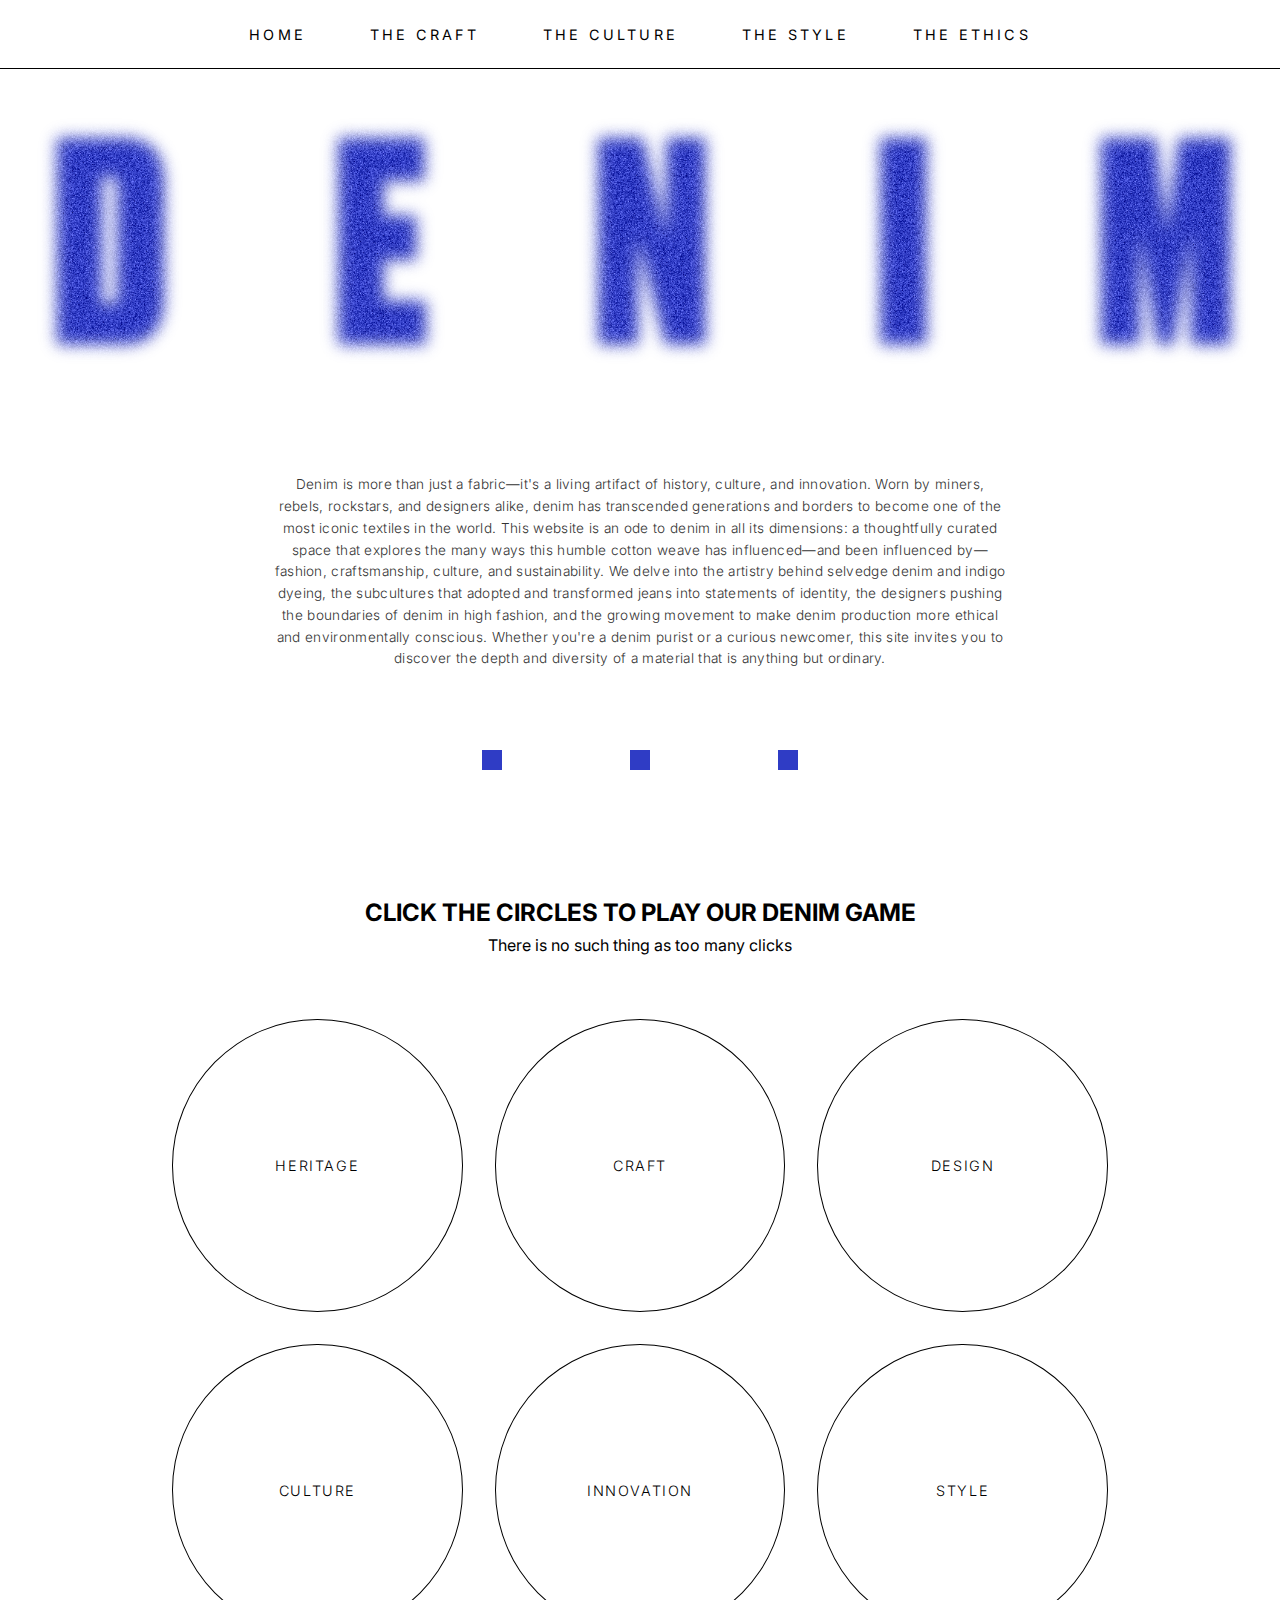
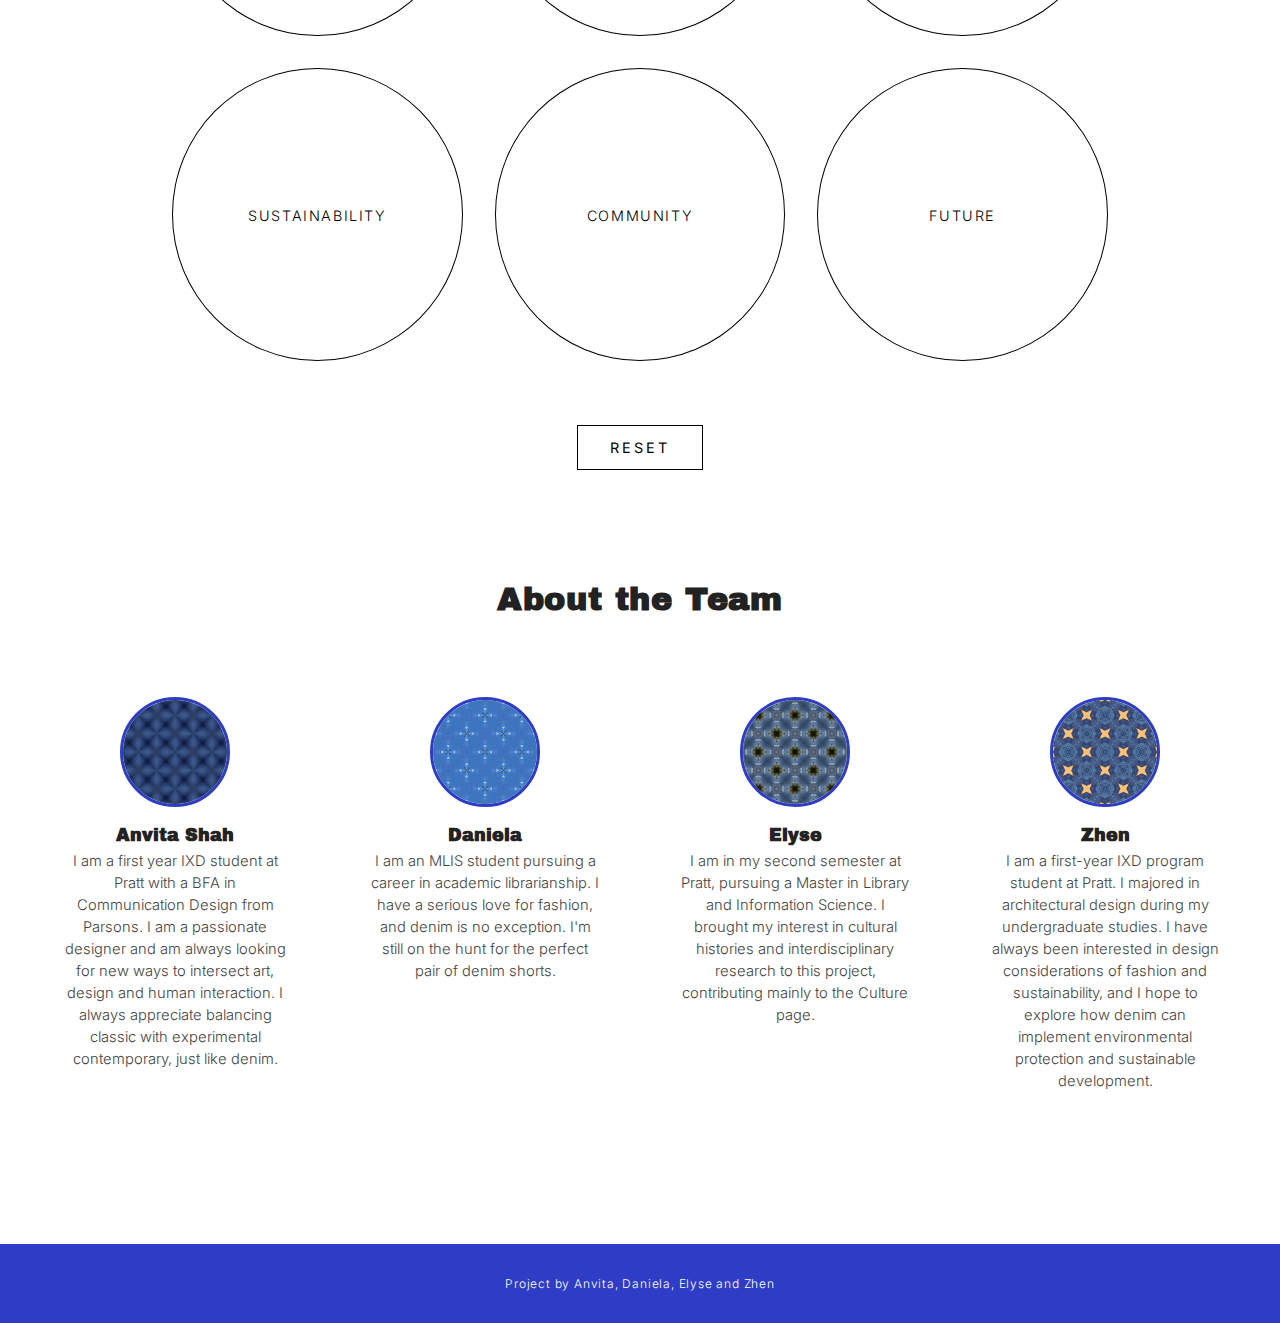
<file: project_denim/index.html>
<!DOCTYPE html>
<html lang="en">
<head>
    <meta charset="UTF-8">
    <meta name="viewport" content="width=device-width, initial-scale=1.0">
    <link href="https://fonts.googleapis.com/css2?family=Archivo+Black&family=Inter:wght@300;400;600&display=swap" rel="stylesheet">
    <title>Denim</title>
    <link rel="stylesheet" href="style.css">
</head>
<body>
    <nav class="main-nav">
        <ul>
            <li><a href="#">HOME</a></li>
            <li><a href="craft.html">THE CRAFT</a></li>
            <li><a href="culture.html">THE CULTURE</a></li>
            <li><a href="fashion.html">THE STYLE</a></li>
            <li><a href="ethics.html">THE ETHICS</a></li>
        </ul>
    </nav>
    <section class="hero">
        <img src="images/denimtext.png" alt="DENIM" class="hero-image">
    </section>
    <section class="intro-text">
        <p>Denim is more than just a fabric—it's a living artifact of history, culture, and innovation. Worn by miners, rebels, rockstars, and designers alike, denim has transcended generations and borders to become one of the most iconic textiles in the world. This website is an ode to denim in all its dimensions: a thoughtfully curated space that explores the many ways this humble cotton weave has influenced—and been influenced by—fashion, craftsmanship, culture, and sustainability. We delve into the artistry behind selvedge denim and indigo dyeing, the subcultures that adopted and transformed jeans into statements of identity, the designers pushing the boundaries of denim in high fashion, and the growing movement to make denim production more ethical and environmentally conscious. Whether you're a denim purist or a curious newcomer, this site invites you to discover the depth and diversity of a material that is anything but ordinary.</p>
    </section>
    <section class="squares">
        <div class="square"></div>
        <div class="square"></div>
        <div class="square"></div>
    </section>
    <section class="game-section">
        <div class="game-intro">
            <h2>CLICK THE CIRCLES TO PLAY OUR DENIM GAME</h2>
            <p>There is no such thing as too many clicks</p>
        </div>
        <div class="circles-grid">
            <div class="circle" data-category="heritage" data-color-index="-1">
                <span>HERITAGE</span>
            </div>
            <div class="circle" data-category="craft" data-color-index="-1">
                <span>CRAFT</span>
            </div>
            <div class="circle" data-category="design" data-color-index="-1">
                <span>DESIGN</span>
            </div>
            <div class="circle" data-category="culture" data-color-index="-1">
                <span>CULTURE</span>
            </div>
            <div class="circle" data-category="innovation" data-color-index="-1">
                <span>INNOVATION</span>
            </div>
            <div class="circle" data-category="style" data-color-index="-1">
                <span>STYLE</span>
            </div>
            <div class="circle" data-category="sustainability" data-color-index="-1">
                <span>SUSTAINABILITY</span>
            </div>
            <div class="circle" data-category="community" data-color-index="-1">
                <span>COMMUNITY</span>
            </div>
            <div class="circle" data-category="future" data-color-index="-1">
                <span>FUTURE</span>
            </div>
        </div>
        <div class="reset-container">
            <button id="reset-button">RESET</button>
        </div>
    </section>

    <section class="about-section">
        <h2 class="about-title">About the Team</h2>
        <div class="about-grid">
            <div class="about-card">
                <img src="images/d1.PNG" alt="Anvita Shah">
                <h3>Anvita Shah</h3>
                <p class="about-copy">I am a first year IXD student at Pratt with a BFA in Communication Design from Parsons. I am a passionate designer and am always looking for new ways to intersect art, design and human interaction. I always appreciate balancing classic with experimental contemporary, just like denim.</p>
            </div>
            <div class="about-card">
                <img src="images/d2.PNG" alt="Daniela">
                <h3>Daniela</h3>
                <p class="about-copy">I am an MLIS student pursuing a career in academic librarianship. I have a serious love for fashion, and denim is no exception. I'm still on the hunt for the perfect pair of denim shorts.</p>
            </div>
            <div class="about-card">
                <img src="images/d3.PNG" alt="Elyse">
                <h3>Elyse</h3>
                <p class="about-copy">I am in my second semester at Pratt, pursuing a Master in Library and Information Science. I brought my interest in cultural histories and interdisciplinary research to this project, contributing mainly to the Culture page.</p>
            </div>
            <div class="about-card">
                <img src="images/d4.PNG" alt="Zhen">
                <h3>Zhen</h3>
                <p class="about-copy">I am a first-year IXD program student at Pratt. I majored in architectural design during my undergraduate studies. I have always been interested in design considerations of fashion and sustainability, and I hope to explore how denim can implement environmental protection and sustainable development.</p>
            </div>
        </div>
    </section>

    <footer>
        <p>Project by Anvita, Daniela, Elyse and Zhen</p>
    </footer>

    <script>
        const denimWords = {
            heritage: ['WORKWEAR', 'AMERICANA', 'VINTAGE', 'TRADITION', 'LEGACY'],
            craft: ['SELVEDGE', 'INDIGO', 'WEAVING', 'DYEING', 'LOOMS'],
            design: ['PATTERNS', 'DETAILS', 'STITCHING', 'WASH', 'FADE'],
            culture: ['REBELLION', 'IDENTITY', 'LIFESTYLE', 'ICONIC', 'TIMELESS'],
            innovation: ['TECHNOLOGY', 'STRETCH', 'MODERN', 'EVOLUTION', 'PROGRESS'],
            style: ['FASHION', 'TRENDS', 'AESTHETIC', 'LOOK', 'EXPRESSION'],
            sustainability: ['ETHICAL', 'RECYCLED', 'CONSCIOUS', 'ECO', 'GREEN'],
            community: ['MAKERS', 'ARTISANS', 'STORIES', 'PEOPLE', 'SHARED'],
            future: ['VISION', 'FORWARD', 'EMERGING', 'NEXT', 'BEYOND']
        };

        const denimBlues = [
            '#2f3cc5',  // Current blue
            '#1e3d59',  // Dark denim
            '#3d5a80',  // Classic indigo
            '#4a90e2',  // Washed denim
            '#5c7aaa',  // Vintage fade
            '#6b8cae',  // Light wash
            '#2b4570',  // Deep indigo
            '#466b8c',  // Medium wash
            '#324b73'   // Raw denim
        ];

        document.querySelectorAll('.circle').forEach(circle => {
            circle.addEventListener('click', function() {
     
                const category = this.dataset.category;
                const words = denimWords[category];
                const span = this.querySelector('span');
                
                const currentWord = span.textContent;
                const currentIndex = words.indexOf(currentWord);
                const nextIndex = (currentIndex + 1) % words.length;
                span.textContent = words[nextIndex];

                let colorIndex = parseInt(this.dataset.colorIndex);
                colorIndex = (colorIndex + 1) % denimBlues.length;
                this.style.backgroundColor = denimBlues[colorIndex];
                this.dataset.colorIndex = colorIndex;
                
                this.style.borderColor = 'transparent';
                span.style.color = '#ffffff';
                
                this.style.transition = 'background-color 0.3s ease';
                span.style.transition = 'color 0.3s ease';
            });
        });

        
        document.getElementById('reset-button').addEventListener('click', function() {
            document.querySelectorAll('.circle').forEach(circle => {
                
                const category = circle.dataset.category;
                const span = circle.querySelector('span');
                
            
                circle.style.backgroundColor = 'transparent';
                circle.style.borderColor = '#000';
                span.style.color = '#000';
                span.textContent = category.toUpperCase();
                
              
                circle.dataset.colorIndex = '-1';
                
               
                circle.style.transition = 'background-color 0.3s ease';
                span.style.transition = 'color 0.3s ease';
            });
        });
    </script>
</body>
</html>
</file>
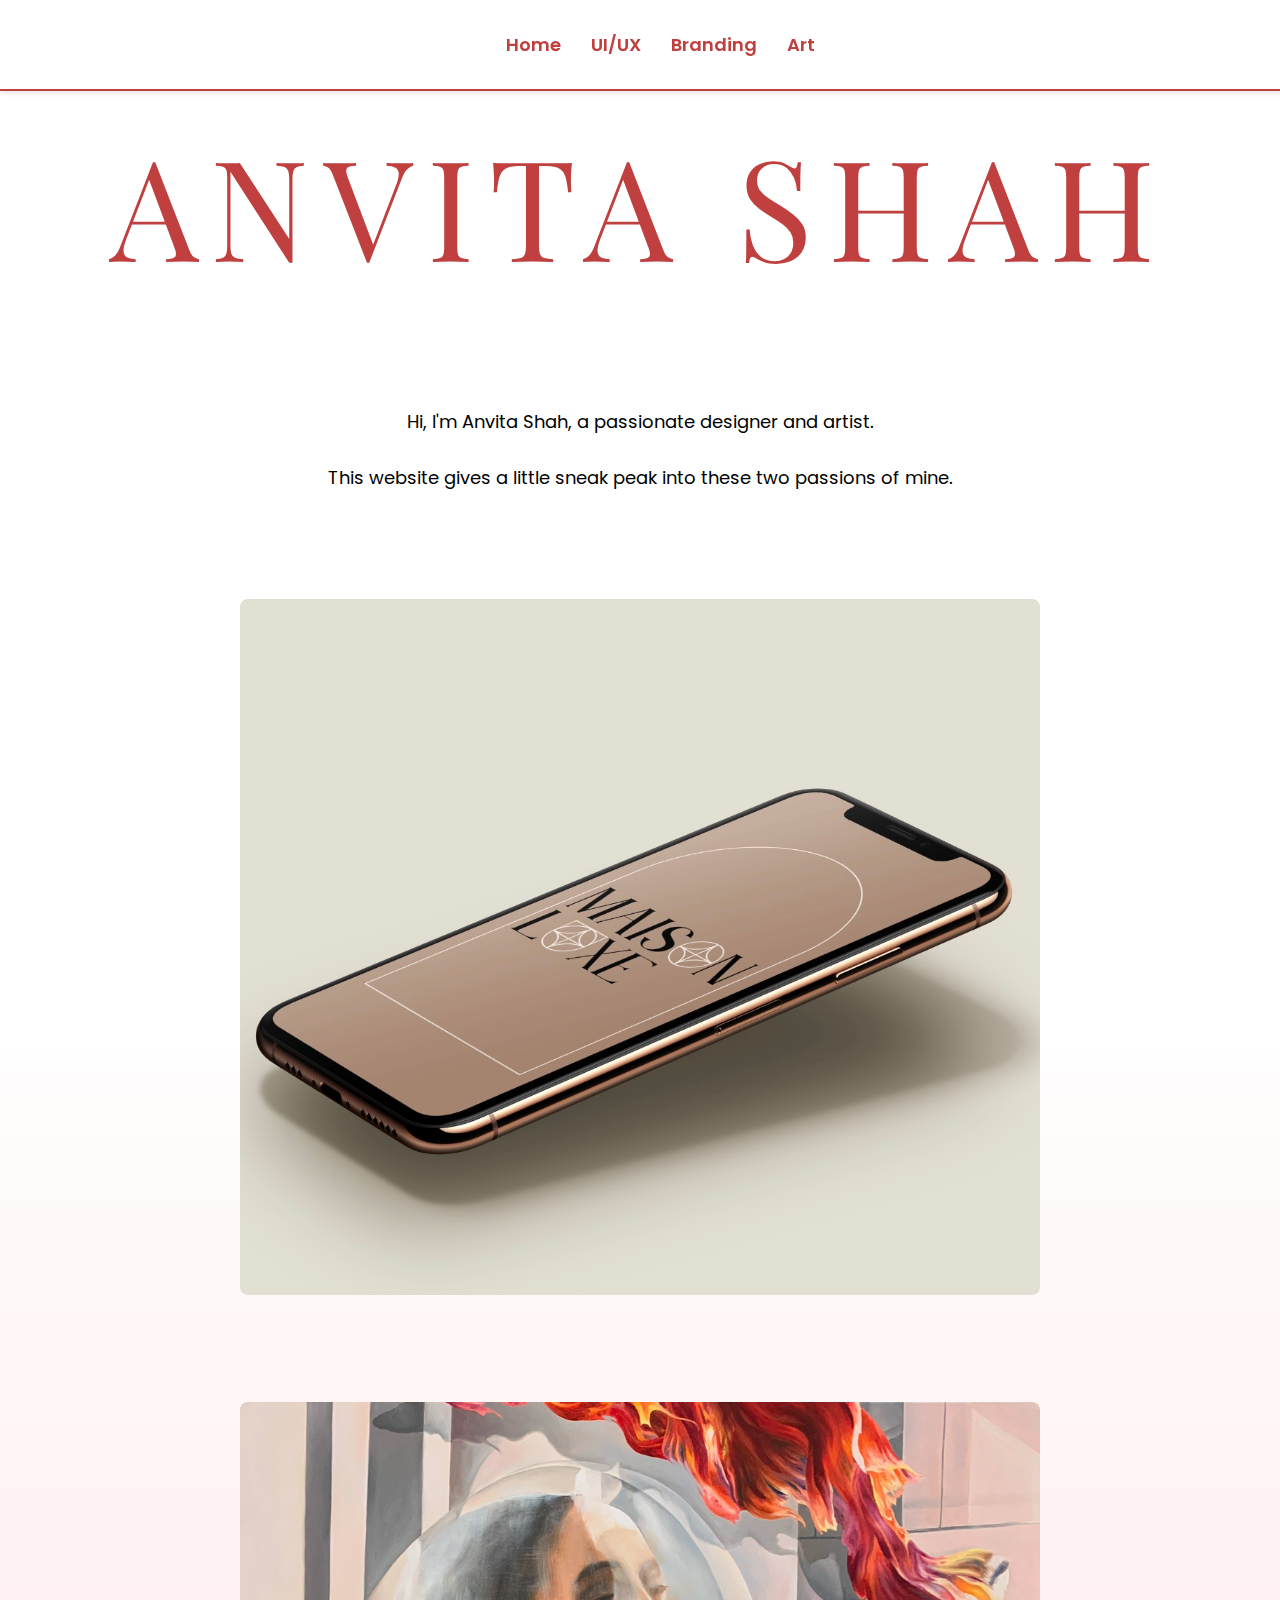
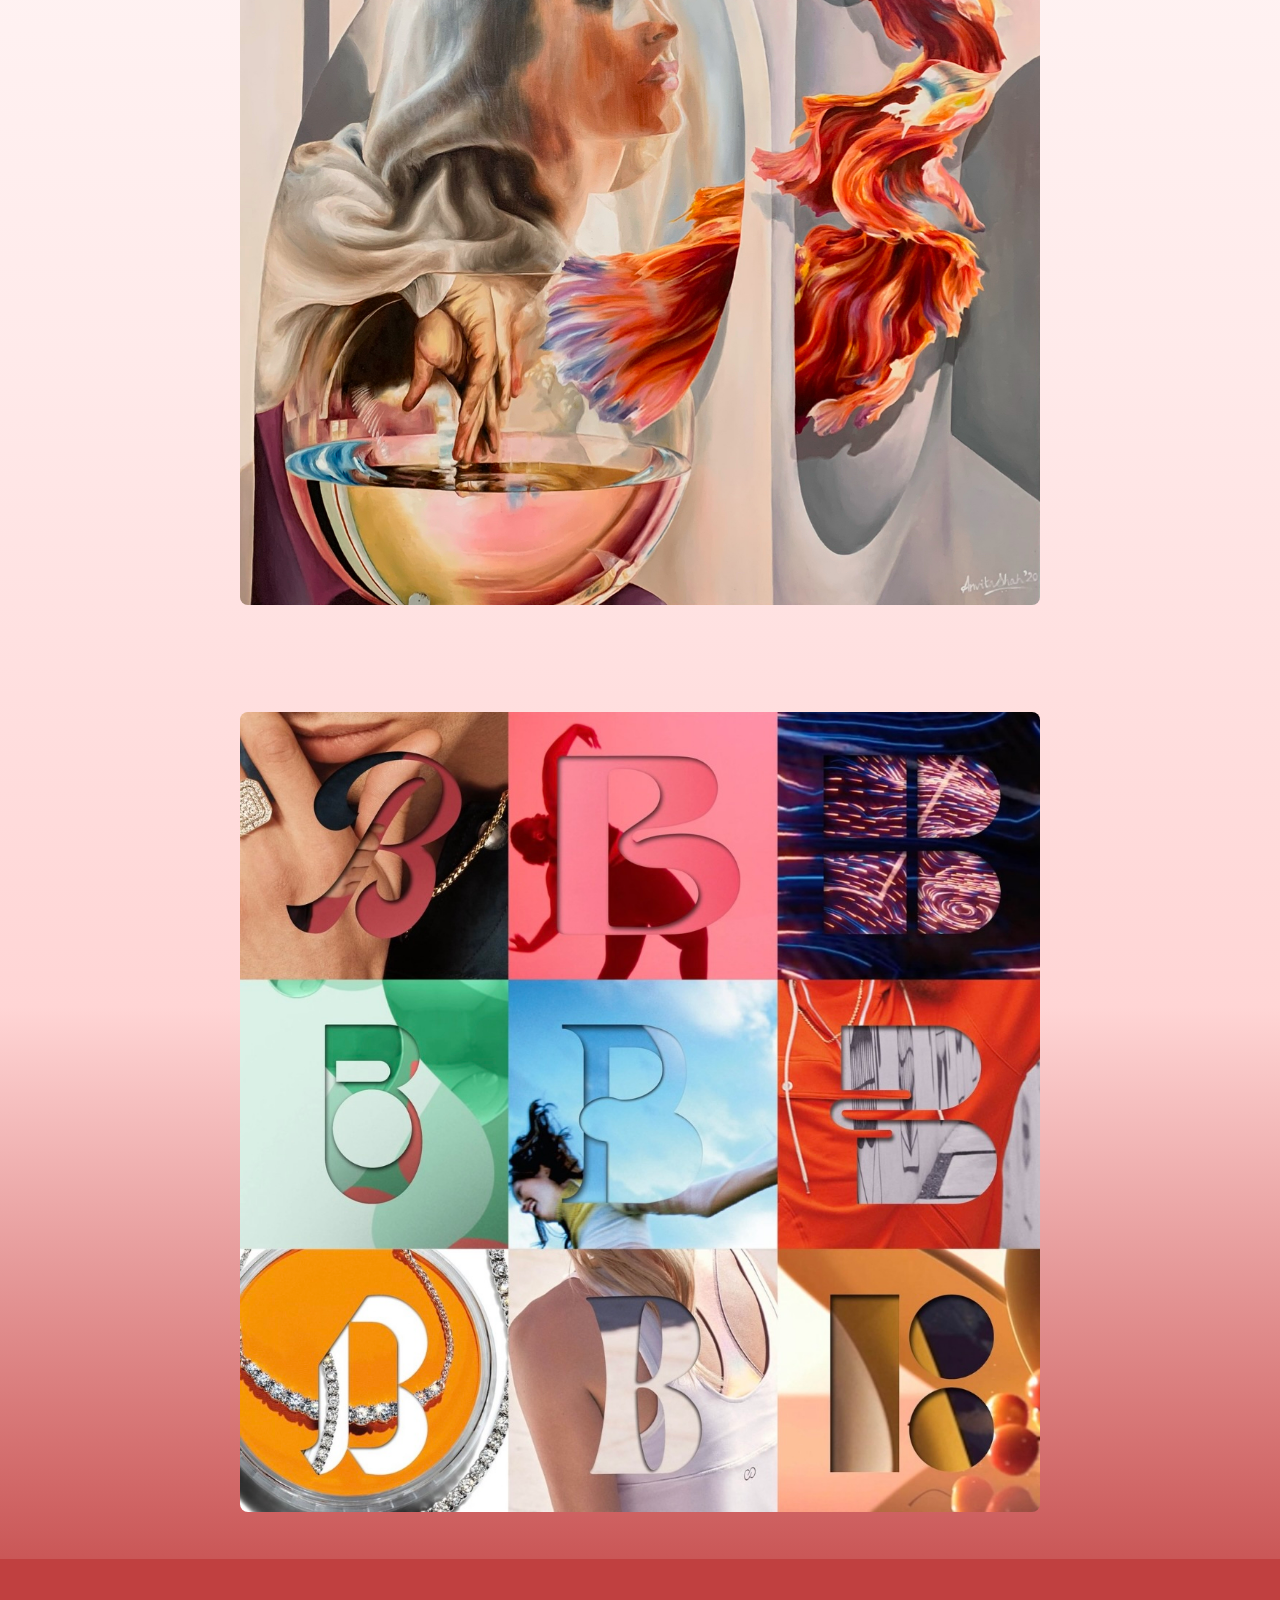
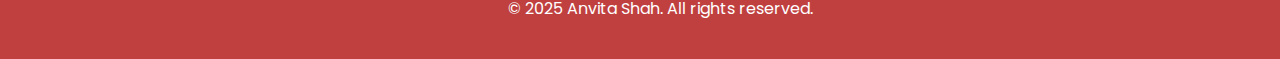
<file: webbasics/index.html>
<!DOCTYPE html>
<html lang="en">
<head>
    <meta charset="UTF-8">
    <meta name="viewport" content="width=device-width, initial-scale=1.0">
    <link href="https://fonts.googleapis.com/css2?family=Playfair+Display:wght@400;700&family=Poppins:wght@300;400;600&display=swap" rel="stylesheet">
    <title>Home - Anvita Shah</title>
    <link rel="stylesheet" href="style.css">
</head>
<body>
    <header>
        <nav class="navbar">
            <ul class="nav-links">
                <li><a href="#">Home</a></li>
                <li><a href="uiux.html">UI/UX</a></li>
                <li><a href="branding.html">Branding</a></li>
                <li><a href="art.html">Art</a></li>
            </ul>
        </nav>
    </header>

    <div class="brand-name">
        ANVITA SHAH
    </div>

    <div class="content">
        <p>Hi, I'm Anvita Shah, a passionate designer and artist.</p>
        <p>This website gives a little sneak peak into these two passions of mine.</p>
    </div>

    <div class="image-gallery">
        <a href="uiux.html">
            <img src="images/uiux.jpg" alt="UI/UX Design - Maison Phone Display">
        </a>
        <a href="art.html">
            <img src="images/art.jpg" alt="Art Painting">
        </a>
        <a href="branding.html">
            <img src="images/branding.jpg" alt="Branding - B Letters Design Collage">
        </a>
    </div>

    <footer>
        <p>&copy; 2025 Anvita Shah. All rights reserved.</p>
    </footer>
</body>
</html>
</file>
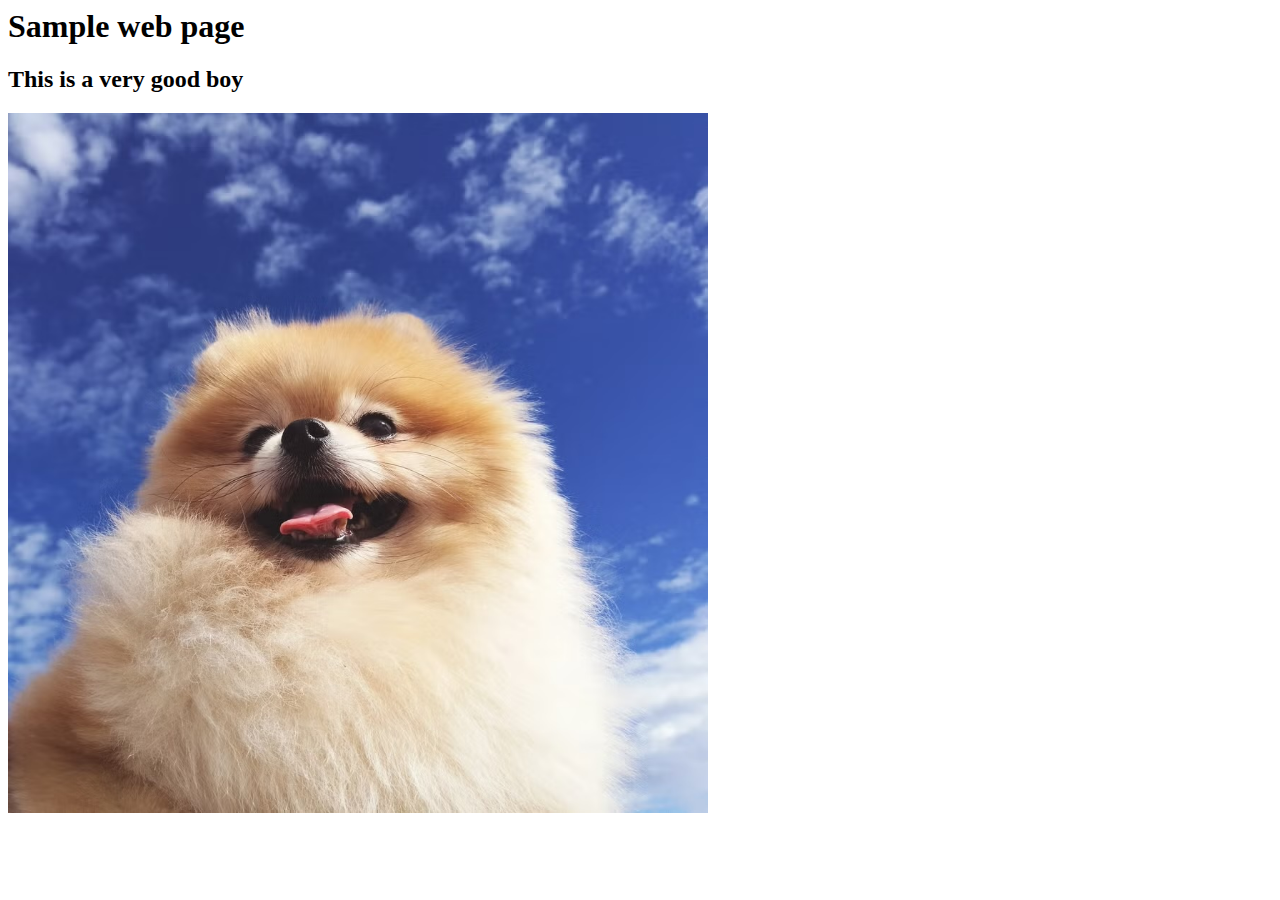
<file: Week 7/index.html>
<html>
    <head>
        <meta charset=""UTF-8">
        <title> My first html page</title>
    </head>
    <body>
        <h1>Sample web page</h1>
        <h2>This is a very good boy</h2>
        <img src="./Images/pompup.jpeg" width="700">
    </body>
</html>
</file>
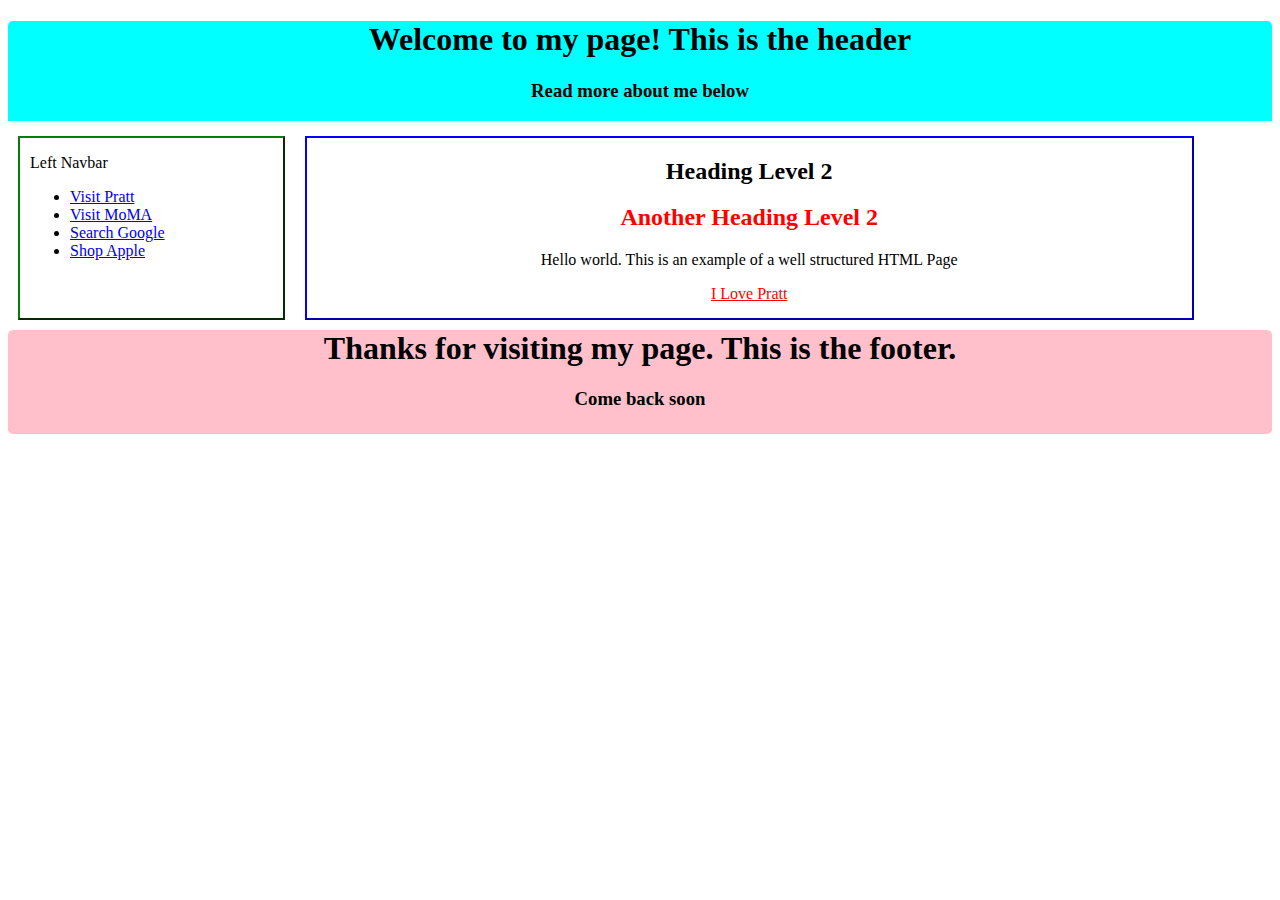
<file: classwork.html>
<!DOCTYPE html>
<html lang="en">
<head> 
    <meta charset="UTF-8">
    <meta name="viewport" content="width=device-width,initial-scale=1.0">

    <title>My first html page</title>
    <style>
        #header,#footer {width: 100%; text-align: center;border-radius:5px; }
        #header {background:cyan; color:black; border-bottom:5px solid azure;}
        #footer {clear:left ; background:pink;color:black;border-bottom:5px solid pink;}
        
        #leftnav,#centerbody {margin:10px; float:left;}
        #leftnav {padding-left:10px; border:2px outset green; width:20%; height:180px;}
        #centerbody {border:2px outset blue; text-align:center; width:70%;height:180px;}
        
        .centerred {text-align:center; color:red}
    </style>
</head> 

<body>
<div id="header">
   <h1>Welcome to my page! This is the header</h1> 
   <h3>Read more about me below</h3> 
</div>
    
<div id="leftnav">
    <p>Left Navbar</p>
    <ul>
        <li><a href="https://www.pratt.edu">Visit Pratt</a></li>
        <li><a href="https://www.moma.org">Visit MoMA</a></li>
        <li><a href="http://www.google.com">Search Google</a></li>
        <li><a href="http://www.apple.com">Shop Apple</a></li>
    </ul>
</div>
    
<div id="centerbody">
    <h2>Heading Level 2</h2>
    <h2 class="centerred">Another Heading Level 2</h2>
    <p>Hello world. This is an example of a well structured HTML Page</p>
    <a class="centerred" href="http://www.pratt.edu">I Love Pratt</a>
</div>

<div id="footer">
   <h1>Thanks for visiting my page. This is the footer.</h1> 
   <h3>Come back soon</h3> 
</div>
</body> 
</html>
</file>
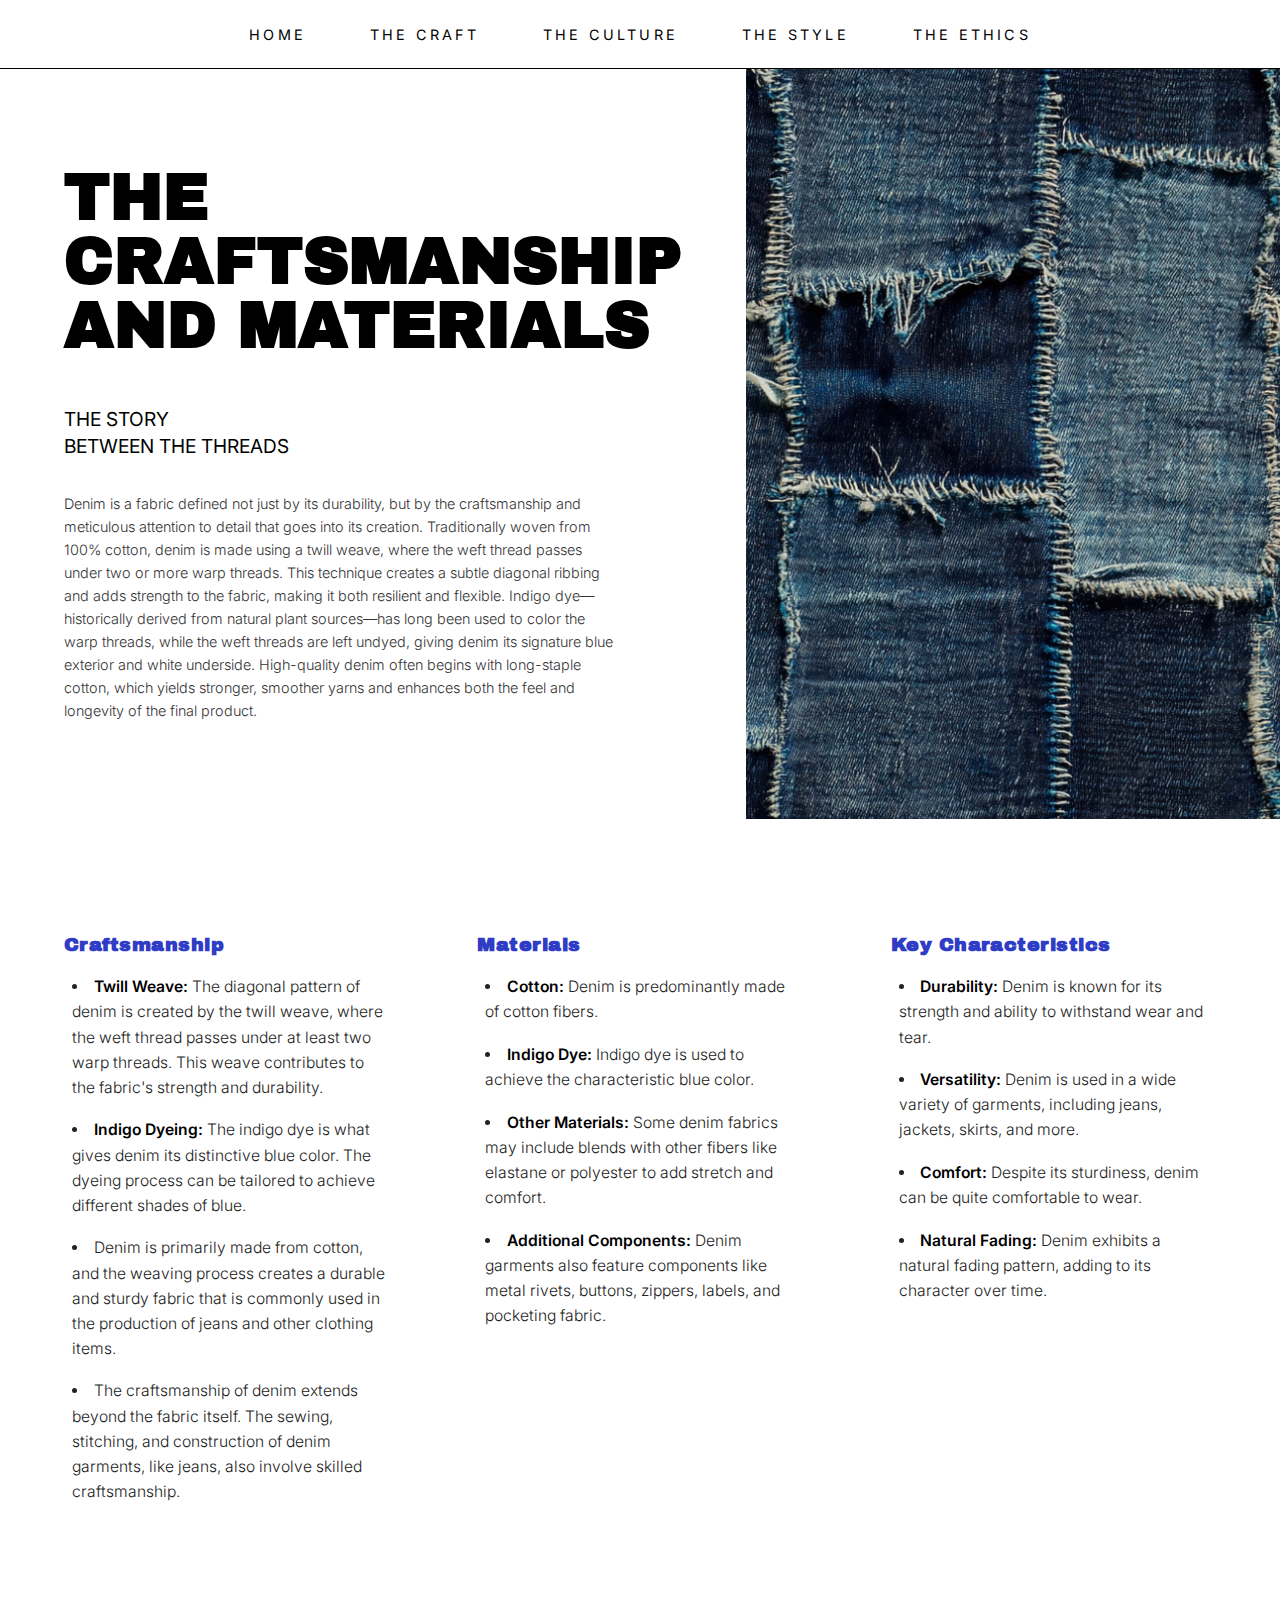
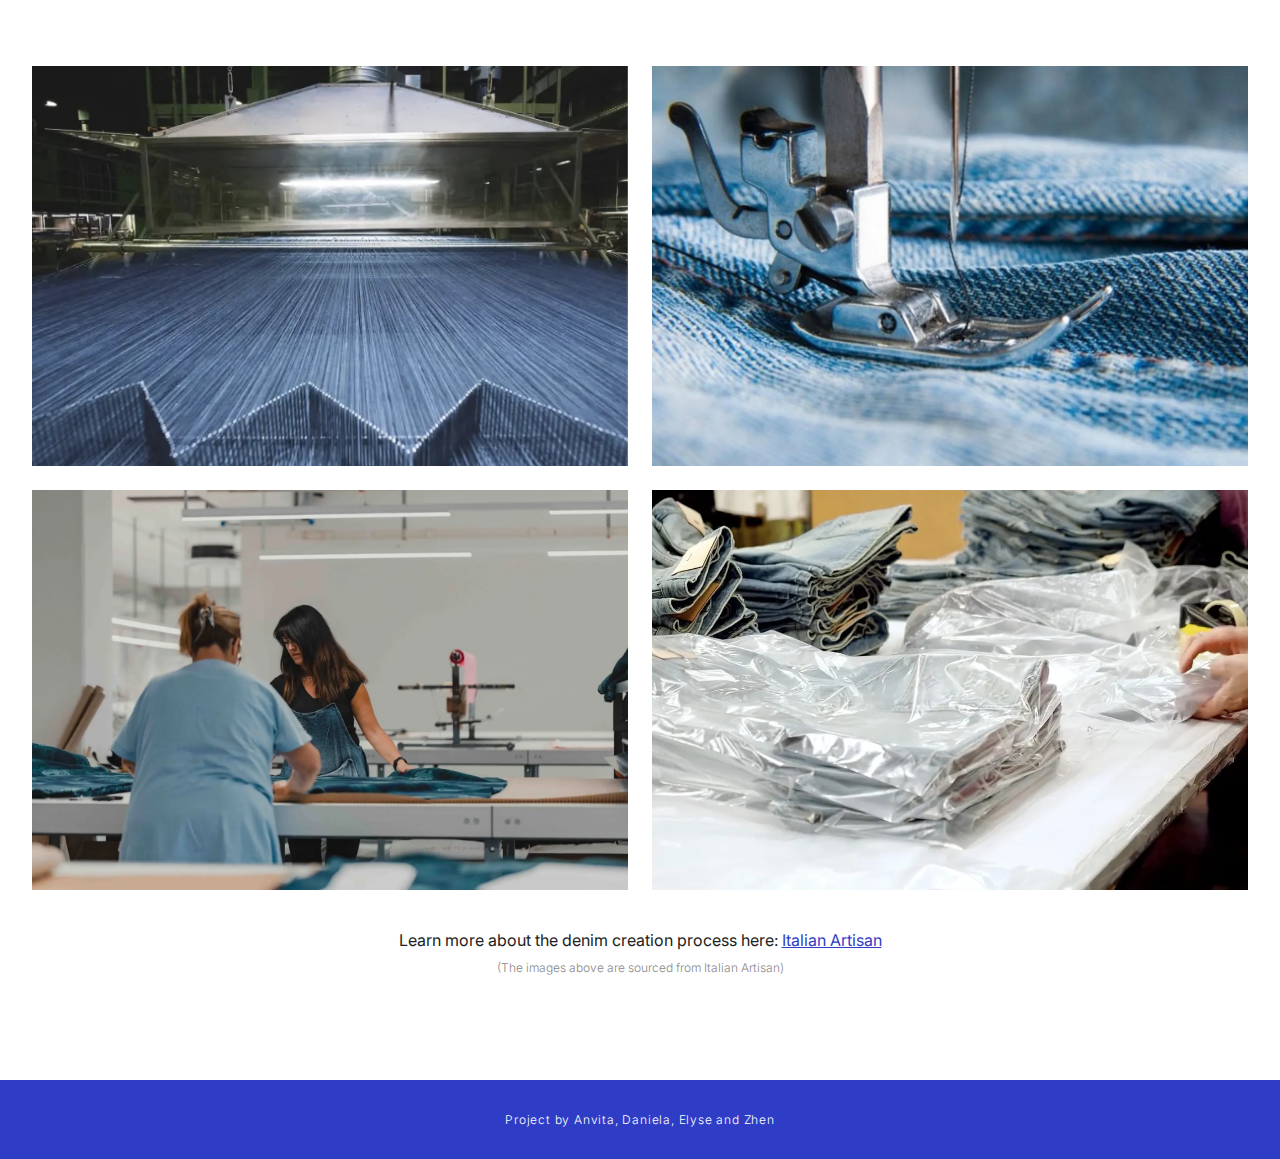
<file: project_denim/craft.html>
<!DOCTYPE html>
<html lang="en">
<head>
    <meta charset="UTF-8">
    <meta name="viewport" content="width=device-width, initial-scale=1.0">
    <link href="https://fonts.googleapis.com/css2?family=Archivo+Black&family=Inter:wght@300;400;600&display=swap" rel="stylesheet">
    <title>The Craft - Denim</title>
    <link rel="stylesheet" href="style.css">
</head>
<body>
    <nav class="main-nav">
        <ul>
            <li><a href="index.html">HOME</a></li>
            <li><a href="#">THE CRAFT</a></li>
            <li><a href="culture.html">THE CULTURE</a></li>
            <li><a href="fashion.html">THE STYLE</a></li>
            <li><a href="ethics.html">THE ETHICS</a></li>
        </ul>
    </nav>

    <div class="craft-container">
        <div class="split-layout">
            <div class="content-section">
                <h1>THE CRAFTSMANSHIP<br>AND MATERIALS</h1>
                <h2>THE STORY<br>BETWEEN THE THREADS</h2>
                <p class="body-copy">Denim is a fabric defined not just by its durability, but by the craftsmanship and meticulous attention to detail that goes into its creation. Traditionally woven from 100% cotton, denim is made using a twill weave, where the weft thread passes under two or more warp threads. This technique creates a subtle diagonal ribbing and adds strength to the fabric, making it both resilient and flexible. Indigo dye—historically derived from natural plant sources—has long been used to color the warp threads, while the weft threads are left undyed, giving denim its signature blue exterior and white underside. High-quality denim often begins with long-staple cotton, which yields stronger, smoother yarns and enhances both the feel and longevity of the final product.</p>
            </div>
            <div class="image-section">
                <img src="images/denim3.jpg" alt="Denim craftsmanship">
            </div>
        </div>

        <section class="denim-details-section">
            <div class="denim-details-grid">
                <div class="denim-details-card">
                    <h3>Craftsmanship</h3>
                    <ul>
                        <li><strong>Twill Weave:</strong> The diagonal pattern of denim is created by the twill weave, where the weft thread passes under at least two warp threads. This weave contributes to the fabric's strength and durability.</li>
                        <li><strong>Indigo Dyeing:</strong> The indigo dye is what gives denim its distinctive blue color. The dyeing process can be tailored to achieve different shades of blue.</li>
                        <li>Denim is primarily made from cotton, and the weaving process creates a durable and sturdy fabric that is commonly used in the production of jeans and other clothing items.</li>
                        <li>The craftsmanship of denim extends beyond the fabric itself. The sewing, stitching, and construction of denim garments, like jeans, also involve skilled craftsmanship.</li>
                    </ul>
                </div>
                <div class="denim-details-card">
                    <h3>Materials</h3>
                    <ul>
                        <li><strong>Cotton:</strong> Denim is predominantly made of cotton fibers.</li>
                        <li><strong>Indigo Dye:</strong> Indigo dye is used to achieve the characteristic blue color.</li>
                        <li><strong>Other Materials:</strong> Some denim fabrics may include blends with other fibers like elastane or polyester to add stretch and comfort.</li>
                        <li><strong>Additional Components:</strong> Denim garments also feature components like metal rivets, buttons, zippers, labels, and pocketing fabric.</li>
                    </ul>
                </div>
                <div class="denim-details-card">
                    <h3>Key Characteristics</h3>
                    <ul>
                        <li><strong>Durability:</strong> Denim is known for its strength and ability to withstand wear and tear.</li>
                        <li><strong>Versatility:</strong> Denim is used in a wide variety of garments, including jeans, jackets, skirts, and more.</li>
                        <li><strong>Comfort:</strong> Despite its sturdiness, denim can be quite comfortable to wear.</li>
                        <li><strong>Natural Fading:</strong> Denim exhibits a natural fading pattern, adding to its character over time.</li>
                    </ul>
                </div>
            </div>
        </section>

        <section class="denim-manufacturing-grid-section">
            <div class="denim-manufacturing-grid">
                <img src="images/manufacturing2.jpg" alt="Denim Manufacturing 2">
                <img src="images/manufacturing2.5.jpg" alt="Denim Manufacturing 2.5">
                <img src="images/manufacturing3.jpg" alt="Denim Manufacturing 3">
                <img src="images/manufacturing4.jpg" alt="Denim Manufacturing 4">
            </div>
            <div class="denim-manufacturing-cta">
                <p>Learn more about the denim creation process here: <a href="https://italianartisan.com/the-ultimate-guide-to-denim-manufacturing/" target="_blank" rel="noopener">Italian Artisan</a></p>
                <div class="caption">(The images above are sourced from Italian Artisan)</p>
            </div>
        </section>
    </div>
    

    <footer>
        <p>Project by Anvita, Daniela, Elyse and Zhen</p>
    </footer>
</body>
</html>
</file>
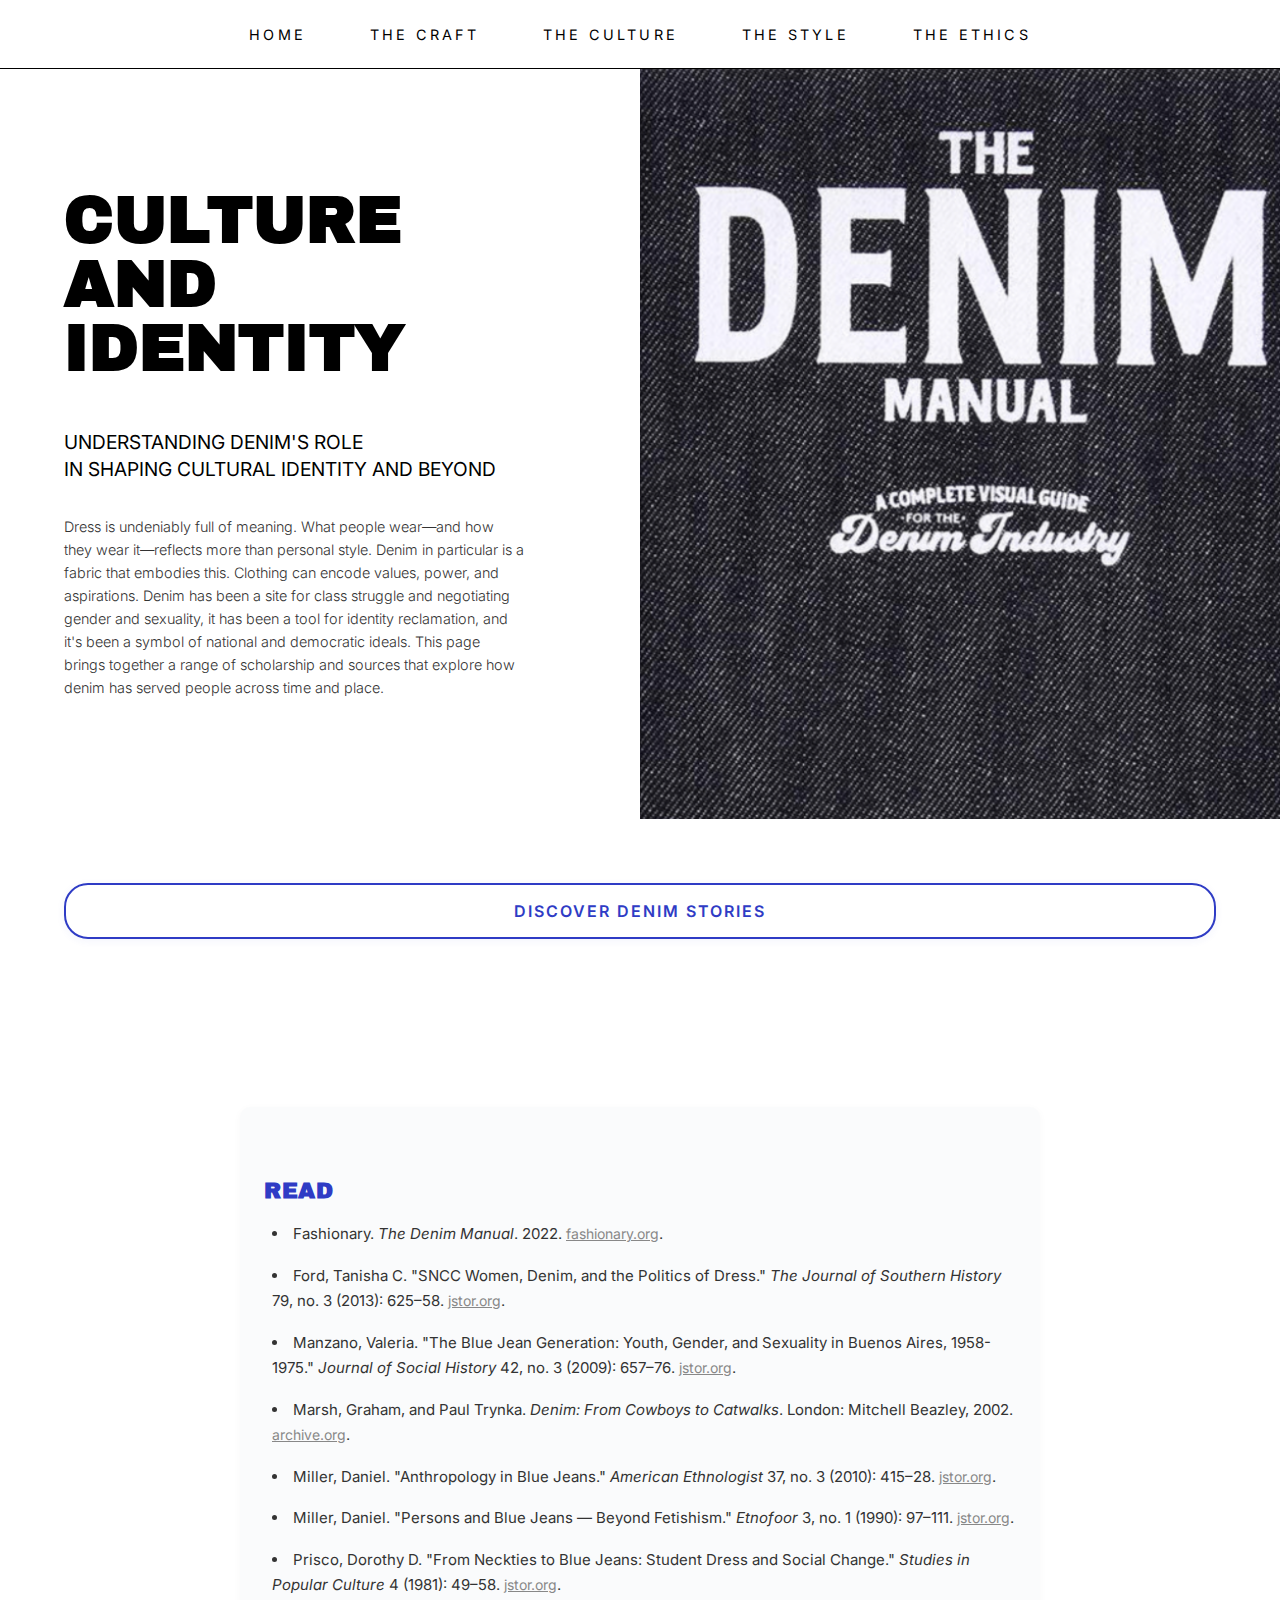
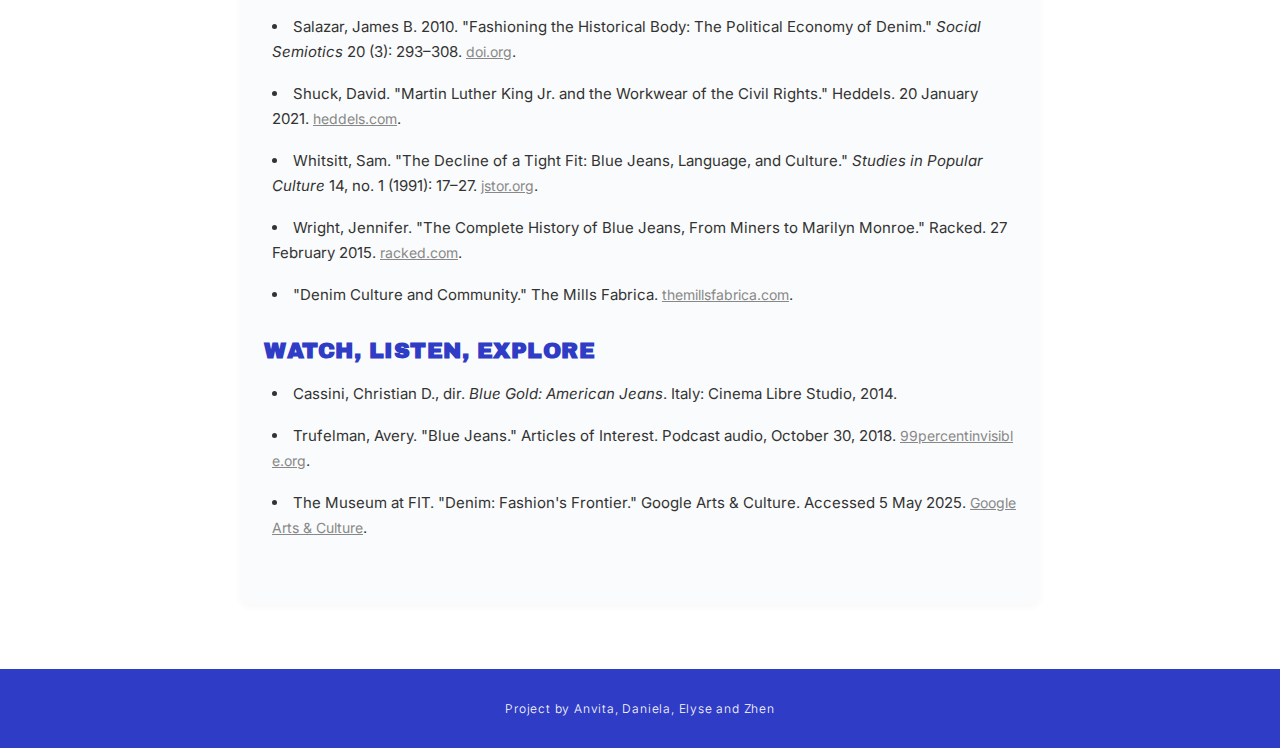
<file: project_denim/culture.html>
<!DOCTYPE html>
<html lang="en">
<head>
    <meta charset="UTF-8">
    <meta name="viewport" content="width=device-width, initial-scale=1.0">
    <link href="https://fonts.googleapis.com/css2?family=Archivo+Black&family=Inter:wght@300;400;600&display=swap" rel="stylesheet">
    <title>The Craft - Denim</title>
    <link rel="stylesheet" href="style.css">
</head>
<body>
    <nav class="main-nav">
        <ul>
            <li><a href="index.html">HOME</a></li>
            <li><a href="craft.html">THE CRAFT</a></li>
            <li><a href="#">THE CULTURE</a></li>
            <li><a href="fashion.html">THE STYLE</a></li>
            <li><a href="ethics.html">THE ETHICS</a></li>
        </ul>
    </nav>

    <div class="craft-container">
        <div class="split-layout">
            <div class="content-section">
                <h1>CULTURE<br>AND<br>IDENTITY</h1>
                <h2>UNDERSTANDING DENIM'S ROLE<br>IN SHAPING CULTURAL IDENTITY AND BEYOND</h2>
                <p class="body-copy">Dress is undeniably full of meaning. What people wear—and how they wear it—reflects more than personal style. Denim in particular is a fabric that embodies this. Clothing can encode values, power, and aspirations. Denim has been a site for class struggle and negotiating gender and sexuality, it has been a tool for identity reclamation, and it's been a symbol of national and democratic ideals. This page brings together a range of scholarship and sources that explore how denim has served people across time and place.</p>
            </div>
            <div class="image-section">
                <img src="images/denimmanual.png" alt="Denim craftsmanship">
            </div>
        </div>

        <div class="content-section">
            <button id="load-articles" class="articles-button">DISCOVER DENIM STORIES</button>
            <div id="articles-container" class="articles-grid"></div>
        </div>
    </div>

    <section class="culture-resources">
        <h2>READ</h2>
        <ul class="culture-list">
            <li>Fashionary. <i>The Denim Manual</i>. 2022. <a href="https://fashionary.org/products/denim-manual?srsltid=AfmBOoqcFpSYz48zMNhrCPV9mrNgzPs9syBnxeiMlXfN6f82_X-mgAks" target="_blank">fashionary.org</a>.</li>
            <li>Ford, Tanisha C. "SNCC Women, Denim, and the Politics of Dress." <i>The Journal of Southern History</i> 79, no. 3 (2013): 625–58. <a href="http://www.jstor.org/stable/23795090" target="_blank">jstor.org</a>.</li>
            <li>Manzano, Valeria. "The Blue Jean Generation: Youth, Gender, and Sexuality in Buenos Aires, 1958-1975." <i>Journal of Social History</i> 42, no. 3 (2009): 657–76. <a href="http://www.jstor.org/stable/27696483" target="_blank">jstor.org</a>.</li>
            <li>Marsh, Graham, and Paul Trynka. <i>Denim: From Cowboys to Catwalks</i>. London: Mitchell Beazley, 2002. <a href="https://archive.org/details/denimfromcowboys0000mars" target="_blank">archive.org</a>.</li>
            <li>Miller, Daniel. "Anthropology in Blue Jeans." <i>American Ethnologist</i> 37, no. 3 (2010): 415–28. <a href="http://www.jstor.org/stable/40784606" target="_blank">jstor.org</a>.</li>
            <li>Miller, Daniel. "Persons and Blue Jeans — Beyond Fetishism." <i>Etnofoor</i> 3, no. 1 (1990): 97–111. <a href="http://www.jstor.org/stable/25757712" target="_blank">jstor.org</a>.</li>
            <li>Prisco, Dorothy D. "From Neckties to Blue Jeans: Student Dress and Social Change." <i>Studies in Popular Culture</i> 4 (1981): 49–58. <a href="http://www.jstor.org/stable/45018076" target="_blank">jstor.org</a>.</li>
            <li>Salazar, James B. 2010. "Fashioning the Historical Body: The Political Economy of Denim." <i>Social Semiotics</i> 20 (3): 293–308. <a href="https://doi.org/10.1080/10350331003722851" target="_blank">doi.org</a>.</li>
            <li>Shuck, David. "Martin Luther King Jr. and the Workwear of the Civil Rights." Heddels. 20 January 2021. <a href="https://www.heddels.com/2020/01/martin-luther-king-jr-and-the-radical-styles-of-civil-rights-activism/" target="_blank">heddels.com</a>.</li>
            <li>Whitsitt, Sam. "The Decline of a Tight Fit: Blue Jeans, Language, and Culture." <i>Studies in Popular Culture</i> 14, no. 1 (1991): 17–27. <a href="http://www.jstor.org/stable/23413914" target="_blank">jstor.org</a>.</li>
            <li>Wright, Jennifer. "The Complete History of Blue Jeans, From Miners to Marilyn Monroe." Racked. 27 February 2015. <a href="https://www.racked.com/2015/2/27/8116465/the-complete-history-of-blue-jeans-from-miners-to-marilyn-monroe" target="_blank">racked.com</a>.</li>
            <li>"Denim Culture and Community." The Mills Fabrica. <a href="https://www.themillsfabrica.com/insights/blogs/denim-edition-denim-culture-and-community/" target="_blank">themillsfabrica.com</a>.</li>
        </ul>
        <h2>WATCH, LISTEN, EXPLORE</h2>
        <ul class="culture-list">
            <li>Cassini, Christian D., dir. <i>Blue Gold: American Jeans</i>. Italy: Cinema Libre Studio, 2014.</li>
            <li>Trufelman, Avery. "Blue Jeans." Articles of Interest. Podcast audio, October 30, 2018. <a href="https://99percentinvisible.org/episode/blue-jeans-articles-of-interest-5/" target="_blank">99percentinvisible.org</a>.</li>
            <li>The Museum at FIT. "Denim: Fashion's Frontier." Google Arts & Culture. Accessed 5 May 2025. <a href="https://artsandculture.google.com/story/denim-fashion-s-frontier-the-museum-at-fit/zwVRFTfkVroQKA?hl=en" target="_blank">Google Arts & Culture</a>.</li>
        </ul>
    </section>

    <footer>
        <p>Project by Anvita, Daniela, Elyse and Zhen</p>
    </footer>

    <script>
        const API_KEY = 'Pr1dZWIo1gGdwrs3OIaDFQUqahHShexC'; 
        const articlesContainer = document.getElementById('articles-container');
        const loadButton = document.getElementById('load-articles');

        async function fetchDenimArticles() {
            try {
                const response = await fetch(`https://api.nytimes.com/svc/search/v2/articlesearch.json?q=denim&api-key=${API_KEY}`);
                const data = await response.json();
                
                articlesContainer.innerHTML = '';

                data.response.docs.slice(0, 6).forEach(article => {
                    const articleCard = document.createElement('div');
                    articleCard.className = 'article-card';

                    const articleDate = new Date(article.pub_date).toLocaleDateString('en-US', {
                        year: 'numeric',
                        month: 'short',
                        day: 'numeric'
                    });

                    articleCard.innerHTML = `
                        <span class="article-date">${articleDate}</span>
                        <h3>${article.headline.main}</h3>
                        <p>${article.abstract}</p>
                        <a href="${article.web_url}" target="_blank" rel="noopener noreferrer">READ MORE</a>
                    `;

                    articlesContainer.appendChild(articleCard);
                });
            } catch (error) {
                console.error('Error fetching articles:', error);
                articlesContainer.innerHTML = '<p class="error-message">Unable to load articles at this time.</p>';
            }
        }

        loadButton.addEventListener('click', fetchDenimArticles);
    </script>
</body>
</html>
</file>
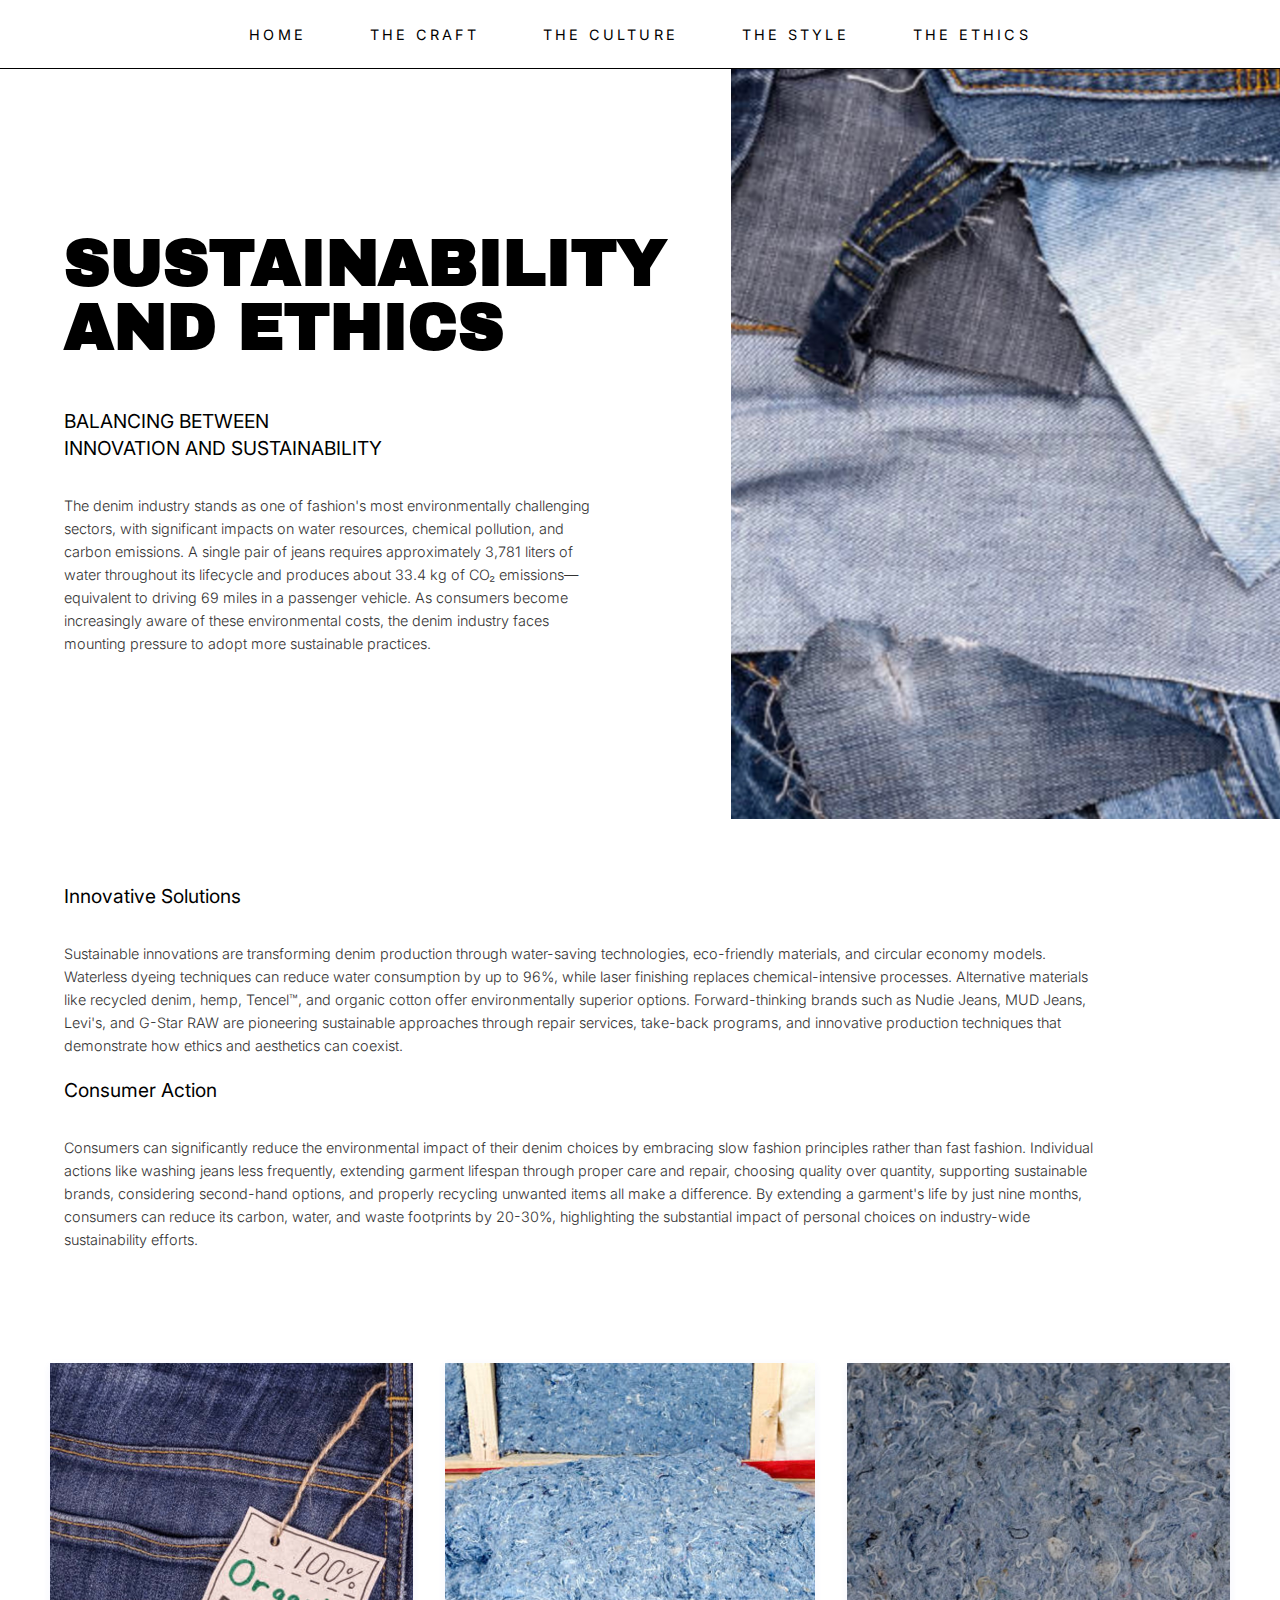
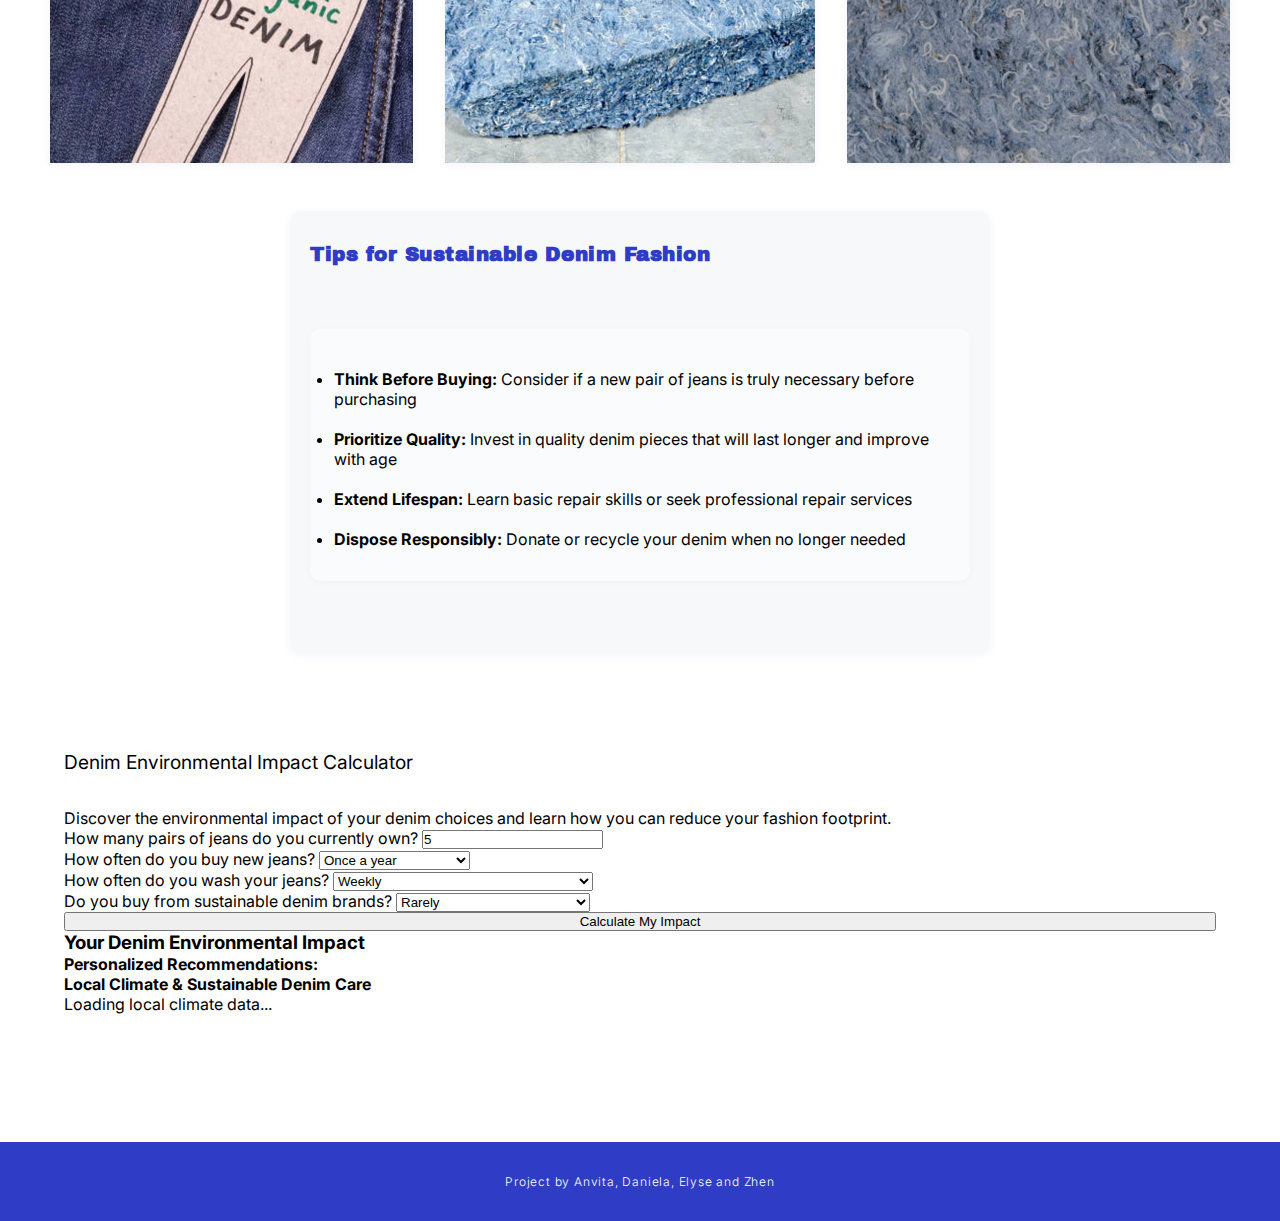
<file: project_denim/ethics.html>
<!DOCTYPE html>
<html lang="en">
<head>
    <meta charset="UTF-8">
    <meta name="viewport" content="width=device-width, initial-scale=1.0">
    <link href="https://fonts.googleapis.com/css2?family=Archivo+Black&family=Inter:wght@300;400;600&display=swap" rel="stylesheet">
    <title>The Craft - Denim</title>
    <link rel="stylesheet" href="style.css">
</head>
<body>
    <nav class="main-nav">
        <ul>
            <li><a href="index.html">HOME</a></li>
            <li><a href="craft.html">THE CRAFT</a></li>
            <li><a href="culture.html">THE CULTURE</a></li>
            <li><a href="fashion.html">THE STYLE</a></li>
            <li><a href="#">THE ETHICS</a></li>
        </ul>
    </nav>

    <div class="craft-container">
        <div class="split-layout">
            <div class="content-section">
                <h1>SUSTAINABILITY<br>AND ETHICS</h1>
                <h2>BALANCING BETWEEN<br>INNOVATION AND SUSTAINABILITY</h2>
                <p class="body-copy">The denim industry stands as one of fashion's most environmentally challenging sectors, with significant impacts on water resources, chemical pollution, and carbon emissions. A single pair of jeans requires approximately 3,781 liters of water throughout its lifecycle and produces about 33.4 kg of CO₂ emissions—equivalent to driving 69 miles in a passenger vehicle. As consumers become increasingly aware of these environmental costs, the denim industry faces mounting pressure to adopt more sustainable practices.</p>
            </div>
            <div class="image-section">
                <img src="images/ethics1.jpg" alt="Denim craftsmanship">
            </div>
        </div>
    </div>
    
    <section class="content-section">
        <h2>Innovative Solutions</h2>
        <p class="body-copy">Sustainable innovations are transforming denim production through water-saving technologies, eco-friendly materials, and circular economy models. Waterless dyeing techniques can reduce water consumption by up to 96%, while laser finishing replaces chemical-intensive processes. Alternative materials like recycled denim, hemp, Tencel™, and organic cotton offer environmentally superior options. Forward-thinking brands such as Nudie Jeans, MUD Jeans, Levi's, and G-Star RAW are pioneering sustainable approaches through repair services, take-back programs, and innovative production techniques that demonstrate how ethics and aesthetics can coexist.</p>
        <br>
        <h2>Consumer Action</h2>
        <p class="body-copy">Consumers can significantly reduce the environmental impact of their denim choices by embracing slow fashion principles rather than fast fashion. Individual actions like washing jeans less frequently, extending garment lifespan through proper care and repair, choosing quality over quantity, supporting sustainable brands, considering second-hand options, and properly recycling unwanted items all make a difference. By extending a garment's life by just nine months, consumers can reduce its carbon, water, and waste footprints by 20-30%, highlighting the substantial impact of personal choices on industry-wide sustainability efforts.</p>
    </section>

    <div class="ethics-image-row">
        <img src="images/ethics2.jpg" alt="Ethics 2">
        <img src="images/ethics3.jpg" alt="Ethics 3">
        <img src="images/ethics4.jpg" alt="Ethics 4">
    </div>
    <section class="ethics-tips-section">
        <h2>Tips for Sustainable Denim Fashion</h2>
        <ul class="culture-resources">
            <li><strong>Think Before Buying:</strong> Consider if a new pair of jeans is truly necessary before purchasing</li><br>
            <li><strong>Prioritize Quality:</strong> Invest in quality denim pieces that will last longer and improve with age</li><br>
            <li><strong>Extend Lifespan:</strong> Learn basic repair skills or seek professional repair services</li><br>
            <li><strong>Dispose Responsibly:</strong> Donate or recycle your denim when no longer needed</li>
        </ul>
    </section>

    <section id="calculator">
        <div class="content-section">
        <h2>Denim Environmental Impact Calculator</h2>
        <p>Discover the environmental impact of your denim choices and learn how you can reduce your fashion footprint.</p>
        
        <div class="calculator-form">
            <div class="form-group">
                <label for="jeans-owned">How many pairs of jeans do you currently own?</label>
                <input type="number" id="jeans-owned" min="0" value="5">
            </div>
            
            <div class="form-group">
                <label for="purchase-frequency">How often do you buy new jeans?</label>
                <select id="purchase-frequency">
                    <option value="0.25">Once every few years</option>
                    <option value="1" selected>Once a year</option>
                    <option value="2">Twice a year</option>
                    <option value="4">Quarterly</option>
                    <option value="12">Monthly</option>
                </select>
            </div>
            
            <div class="form-group">
                <label for="wash-frequency">How often do you wash your jeans?</label>
                <select id="wash-frequency">
                    <option value="0.25">Only when necessary (few times a year)</option>
                    <option value="1">Monthly</option>
                    <option value="4" selected>Weekly</option>
                    <option value="12">After each wear</option>
                </select>
            </div>
            
            <div class="form-group">
                <label for="sustainable-brands">Do you buy from sustainable denim brands?</label>
                <select id="sustainable-brands">
                    <option value="0.7">Yes, always</option>
                    <option value="0.85">Sometimes</option>
                    <option value="1" selected>Rarely</option>
                    <option value="1.2">Never, I only buy fast fashion</option>
                </select>
            </div>
        </div>
        
        <button class="cta" id="calculate-btn">Calculate My Impact</button>
        
        <div id="result">
            <h3>Your Denim Environmental Impact</h3>
            <p id="impact-text"></p>
            
            <div class="impact-meter">
                <div class="impact-level" id="impact-level"></div>
            </div>
            
            <div class="recommendations">
                <h4>Personalized Recommendations:</h4>
                <div id="recommendations-list"></div>
            </div>
        </div>
    </div>
    </section>
    <script>
        document.addEventListener('DOMContentLoaded', function() {
            const calculateBtn = document.getElementById('calculate-btn');
            const resultDiv = document.getElementById('result');
            const impactText = document.getElementById('impact-text');
            const impactLevel = document.getElementById('impact-level');
            const recommendationsList = document.getElementById('recommendations-list');
            
            const weatherSection = document.createElement('div');
            weatherSection.className = 'weather-section';
            weatherSection.innerHTML = `
                <h4>Local Climate & Sustainable Denim Care</h4>
                <div id="weather-data">Loading local climate data...</div>
                <div id="climate-recommendations"></div>
            `;
            
            resultDiv.appendChild(weatherSection);
            
            calculateBtn.addEventListener('click', function() {
                const jeansOwned = parseInt(document.getElementById('jeans-owned').value);
                const purchaseFrequency = parseFloat(document.getElementById('purchase-frequency').value);
                const washFrequency = parseFloat(document.getElementById('wash-frequency').value);
                const sustainableFactor = parseFloat(document.getElementById('sustainable-brands').value);
                
                const waterPerWash = 40; 
                const annualWaterFromWashing = jeansOwned * washFrequency * 12 * waterPerWash;
                const annualWaterFromNew = purchaseFrequency * 3781 * sustainableFactor;
                const totalWaterImpact = annualWaterFromWashing + annualWaterFromNew;
                
                const carbonPerWash = 0.6; 
                const annualCarbonFromWashing = jeansOwned * washFrequency * 12 * carbonPerWash;
                const annualCarbonFromNew = purchaseFrequency * 33.4 * sustainableFactor;
                const totalCarbonImpact = annualCarbonFromWashing + annualCarbonFromNew;
                
                const maxExpectedImpact = 25000; 
                let impactScore = Math.min(100, Math.round((totalWaterImpact / maxExpectedImpact) * 100));
                
                impactText.innerHTML = `
                    Your yearly denim footprint is approximately <strong>${totalWaterImpact.toLocaleString()} liters of water</strong> 
                    and <strong>${totalCarbonImpact.toFixed(1)} kg of CO₂</strong>. This is equivalent to 
                    <strong>${Math.round(totalWaterImpact/3781)} new pairs of jeans</strong> per year in environmental impact.
                `;
                
                impactLevel.style.width = `${impactScore}%`;
                
                if (impactScore < 30) {
                    impactLevel.style.background = 'linear-gradient(90deg, #34c759, #34c759)';
                } else if (impactScore < 70) {
                    impactLevel.style.background = 'linear-gradient(90deg, #ffcc00, #ff9500)';
                } else {
                    impactLevel.style.background = 'linear-gradient(90deg, #ff3b30, #ff453a)';
                }
                
                const recommendations = [];
                
                if (washFrequency > 1) {
                    recommendations.push("Try washing your jeans less frequently. Most denim experts recommend washing jeans only when necessary - about every 10 wears or when they're visibly dirty.");
                }
                
                if (purchaseFrequency > 1) {
                    recommendations.push("Consider adopting a more mindful approach to purchasing. Buying quality jeans less frequently can significantly reduce your environmental impact.");
                }
                
                if (sustainableFactor > 0.85) {
                    recommendations.push("Look for sustainable denim brands that use eco-friendly production methods and materials. Many now offer waterless dyeing and recycled fabrics.");
                }
                
                if (jeansOwned > 7) {
                    recommendations.push("With a large denim collection, consider donating pairs you rarely wear to extend their lifecycle and reduce waste.");
                }
                
                recommendations.push("Extend the life of your jeans by learning basic repair techniques or finding a local repair service for worn items.");
                
                recommendationsList.innerHTML = '';
                recommendations.forEach(rec => {
                    const recItem = document.createElement('div');
                    recItem.className = 'recommendation-item';
                    recItem.textContent = rec;
                    recommendationsList.appendChild(recItem);
                });
                
                resultDiv.classList.add('visible');
                
                fetchClimateData();
            });
            
            async function fetchClimateData() {
                try {
                    let latitude = 40.7128;
                    let longitude = -74.0060;
                    
                    if (navigator.geolocation) {
                        try {
                            const position = await new Promise((resolve, reject) => {
                                navigator.geolocation.getCurrentPosition(resolve, reject, {
                                    enableHighAccuracy: true,
                                    timeout: 5000,
                                    maximumAge: 0
                                });
                            });
                            
                            latitude = position.coords.latitude;
                            longitude = position.coords.longitude;
                        } catch (err) {
                            console.log("Geolocation failed, using default location");
                        }
                    }
                    
                    const targetUrl = `https://api.open-meteo.com/v1/forecast?latitude=${latitude}&longitude=${longitude}&current=temperature_2m,relative_humidity_2m,precipitation,weather_code&daily=weather_code,temperature_2m_max,temperature_2m_min,precipitation_sum&timezone=auto`;
                    
                    document.getElementById('weather-data').innerHTML = "<p>Fetching local climate data...</p>";
                    
                    const response = await fetch(targetUrl);
                    
                    if (!response.ok) {
                        throw new Error('Weather API request failed');
                    }
                    
                    const data = await response.json();
                    console.log("Climate data:", data);
                    
                    displayWeatherData(data);
                    
                } catch (error) {
                    console.error("Error fetching climate data:", error);
                    document.getElementById('weather-data').innerHTML = 
                        "<p>Unable to fetch live climate data. Using representative data instead.</p>";
                    
                    const fallbackData = {
                        current: {
                            temperature_2m: 18.5,
                            relative_humidity_2m: 65,
                            precipitation: 0.1,
                            weather_code: 2 
                        },
                        current_units: {
                            temperature_2m: "°C",
                            relative_humidity_2m: "%",
                            precipitation: "mm"
                        },
                        daily: {
                            precipitation_sum: [0.5, 0, 0.2, 5.1, 2.3, 0, 0.4],
                            temperature_2m_max: [21.2, 22.8, 19.7, 17.4, 18.9, 20.2, 21.8],
                            temperature_2m_min: [14.8, 15.2, 13.7, 12.0, 13.5, 14.8, 15.9]
                        },
                        daily_units: {
                            precipitation_sum: "mm",
                            temperature_2m_max: "°C",
                            temperature_2m_min: "°C"
                        }
                    };
                    
                    displayWeatherData(fallbackData);
                    
                    const noteElement = document.createElement('div');
                    noteElement.style.marginTop = "15px";
                    noteElement.style.fontSize = "0.85em";
                    noteElement.style.fontStyle = "italic";
                    noteElement.innerHTML = 
                        "<p>Note: Using representative climate data. " +
                        "This interactive feature would use your exact location's real-time data in a production environment." +
                        "</p>";
                    document.getElementById('climate-recommendations').appendChild(noteElement);
                }
            }
            
            function displayWeatherData(data) {
                const current = data.current;
                const daily = data.daily;
                const weatherElement = document.getElementById('weather-data');
                const climateRecommendationsElement = document.getElementById('climate-recommendations');
    
                const weatherCode = current.weather_code;
                const weatherDescription = getWeatherDescription(weatherCode);
                
                weatherElement.innerHTML = `
                    <div class="current-weather">
                        <p><strong>Current Weather:</strong> ${weatherDescription}, ${current.temperature_2m}${data.current_units.temperature_2m}</p>
                        <p><strong>Humidity:</strong> ${current.relative_humidity_2m}${data.current_units.relative_humidity_2m}</p>
                        <p><strong>Precipitation:</strong> ${current.precipitation}${data.current_units.precipitation}</p>
                    </div>
                    <div class="forecast">
                        <p><strong>Next 7-Day Precipitation:</strong> ${daily.precipitation_sum.reduce((a, b) => a + b, 0).toFixed(1)}${data.daily_units.precipitation_sum}</p>
                        <p><strong>Temperature Range:</strong> ${Math.min(...daily.temperature_2m_min)}${data.daily_units.temperature_2m_min} to ${Math.max(...daily.temperature_2m_max)}${data.daily_units.temperature_2m_max}</p>
                    </div>
                `;
                
                const recommendations = [];
                
                const weeklyPrecipitation = daily.precipitation_sum.reduce((a, b) => a + b, 0);
                if (weeklyPrecipitation > 25) {
                    recommendations.push("Your area is experiencing significant rainfall. Consider air-drying your jeans indoors to reduce energy usage while avoiding outdoor humidity.");
                } else if (weeklyPrecipitation < 5) {
                    recommendations.push("Your area has low precipitation. Take advantage of the dry weather to air-dry your jeans outdoors, reducing energy consumption and benefiting from natural UV disinfection.");
                }
                
                const avgMaxTemp = daily.temperature_2m_max.reduce((a, b) => a + b, 0) / daily.temperature_2m_max.length;
                if (avgMaxTemp > 25) {
                    recommendations.push("With warmer temperatures in your area, consider lightweight denim options or denim alternatives that require less water to produce and are more comfortable in heat.");
                } else if (avgMaxTemp < 10) {
                    recommendations.push("In your cooler climate, properly caring for your denim can extend its life. Store jeans flat or hanging to maintain shape, and consider layering for warmth rather than buying thicker, resource-intensive denim.");
                }
                
                if (current.relative_humidity_2m > 70) {
                    recommendations.push("High humidity in your area can affect denim care. Ensure jeans are completely dry before storing to prevent mildew, and consider using a dehumidifier when air-drying indoors.");
                } else if (current.relative_humidity_2m < 30) {
                    recommendations.push("Your area has low humidity. This is ideal for air-drying denim with minimal energy use, but be mindful that dry conditions can make fibers more brittle - wash in cold water to preserve elasticity.");
                }
                
                climateRecommendationsElement.innerHTML = '<h4>Climate-Specific Recommendations:</h4>';
                recommendations.forEach(rec => {
                    const recItem = document.createElement('div');
                    recItem.className = 'recommendation-item';
                    recItem.textContent = rec;
                    climateRecommendationsElement.appendChild(recItem);
                });
            }
            
            function getWeatherDescription(code) {
                const weatherCodes = {
                    0: 'Clear sky',
                    1: 'Mainly clear',
                    2: 'Partly cloudy',
                    3: 'Overcast',
                    45: 'Fog',
                    48: 'Depositing rime fog',
                    51: 'Light drizzle',
                    53: 'Moderate drizzle',
                    55: 'Dense drizzle',
                    56: 'Light freezing drizzle',
                    57: 'Dense freezing drizzle',
                    61: 'Slight rain',
                    63: 'Moderate rain',
                    65: 'Heavy rain',
                    66: 'Light freezing rain',
                    67: 'Heavy freezing rain',
                    71: 'Slight snow fall',
                    73: 'Moderate snow fall',
                    75: 'Heavy snow fall',
                    77: 'Snow grains',
                    80: 'Slight rain showers',
                    81: 'Moderate rain showers',
                    82: 'Violent rain showers',
                    85: 'Slight snow showers',
                    86: 'Heavy snow showers',
                    95: 'Thunderstorm',
                    96: 'Thunderstorm with slight hail',
                    99: 'Thunderstorm with heavy hail'
                };
                
                return weatherCodes[code] || 'Unknown';
            }
        });
        </script>
    <footer>
        <p>Project by Anvita, Daniela, Elyse and Zhen</p>
    </footer>
</body>
</html>
</file>
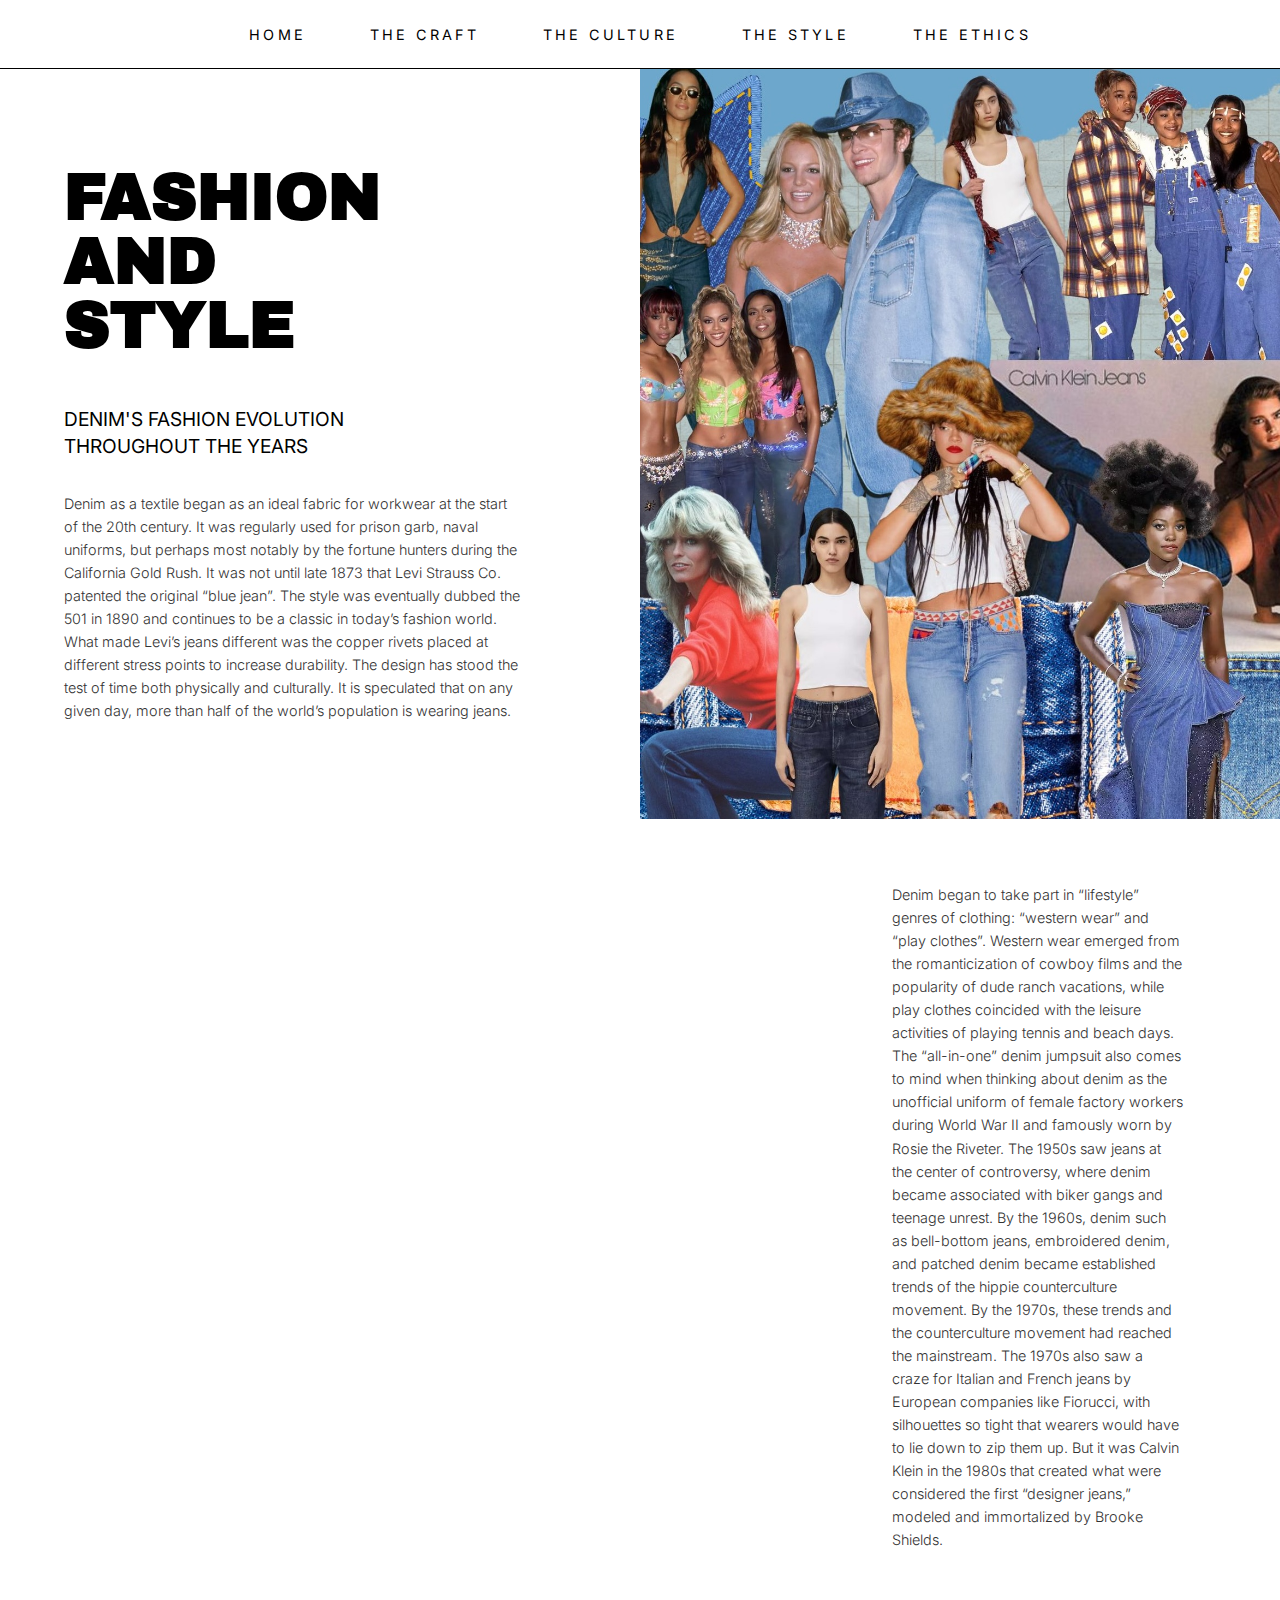
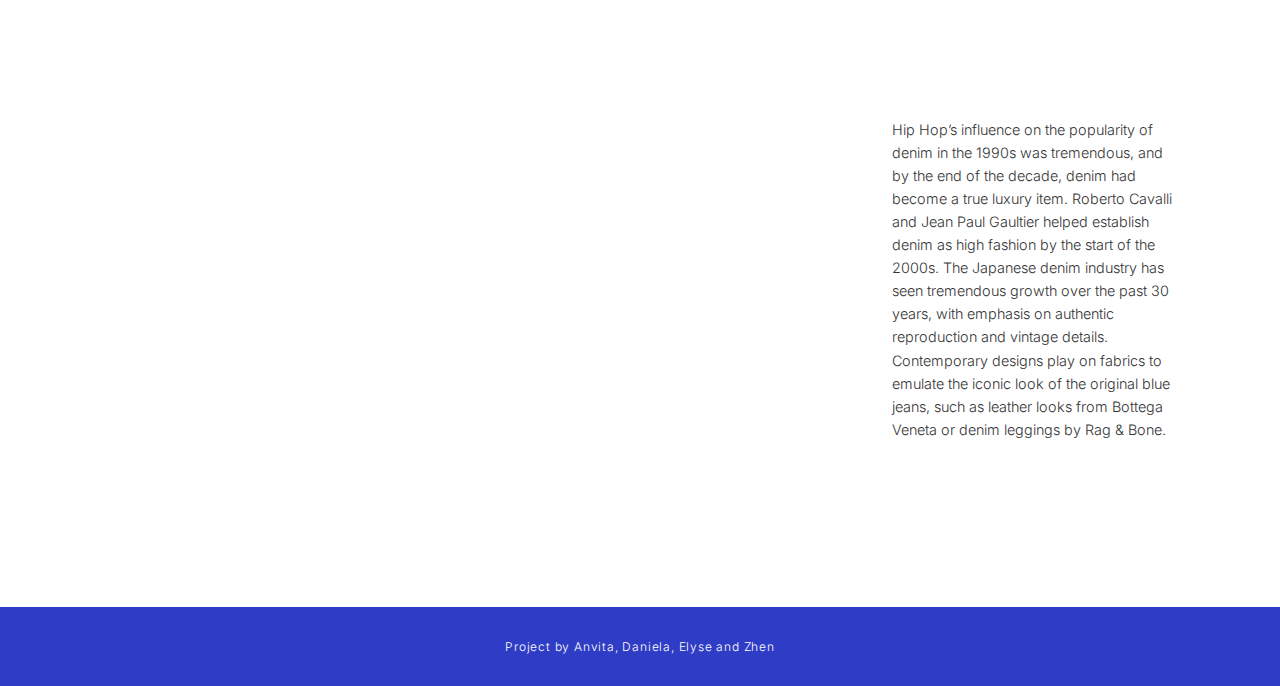
<file: project_denim/fashion.html>
<!DOCTYPE html>
<html lang="en">
<head>
    <meta charset="UTF-8">
    <meta name="viewport" content="width=device-width, initial-scale=1.0">
    <link href="https://fonts.googleapis.com/css2?family=Archivo+Black&family=Inter:wght@300;400;600&display=swap" rel="stylesheet">
    <title>The Craft - Denim</title>
    <link rel="stylesheet" href="style.css">
</head>
<body>
    <nav class="main-nav">
        <ul>
            <li><a href="index.html">HOME</a></li>
            <li><a href="craft.html">THE CRAFT</a></li>
            <li><a href="culture.html">THE CULTURE</a></li>
            <li><a href="#">THE STYLE</a></li>
            <li><a href="ethics.html">THE ETHICS</a></li>
        </ul>
    </nav>

    <div class="craft-container">
        <div class="split-layout">
            <div class="content-section">
                <h1>FASHION<br>AND<br>STYLE</h1>
                <h2>DENIM'S FASHION EVOLUTION<br>THROUGHOUT THE YEARS</h2>
                <p class="body-copy">Denim as a textile began as an ideal fabric for workwear at the start of the 20th century. It was regularly used for prison garb, naval uniforms, but perhaps most notably by the fortune hunters during the California Gold Rush. It was not until late 1873 that Levi Strauss Co. patented the original “blue jean”.  The style was eventually dubbed the 501 in 1890 and continues to be a classic in today’s fashion world. What made Levi’s jeans different was the copper rivets placed at different stress points to increase durability. The design has stood the test of time both physically and culturally. It is speculated that on any given day, more than half of the world’s population is wearing jeans.</p>
            </div>
            <div class="image-section">
                <img src="images/stylecollage.jpg" alt="Denim craftsmanship">
            </div>
        </div>
    </div>

    <div class="fashion-container">
            <div class="content-section">
                <iframe width="700" height="400" src="https://www.youtube.com/embed/bMaAzhuvMHc?si=6ZX1_blUfe2We75K" title="YouTube video player" frameborder="0" allow="accelerometer; autoplay; clipboard-write; encrypted-media; gyroscope; picture-in-picture; web-share" referrerpolicy="strict-origin-when-cross-origin" allowfullscreen></iframe>
            </div>
            <div class="content-section">
                <p class="body-copy">Denim began to take part in “lifestyle” genres of clothing: “western wear” and “play clothes”. Western wear emerged from the romanticization of cowboy films and the popularity of dude ranch vacations, while play clothes coincided with the leisure activities of playing tennis and beach days. The “all-in-one” denim jumpsuit also comes to mind when thinking about denim as the unofficial uniform of female factory workers during World War II and famously worn by Rosie the Riveter. The 1950s saw jeans at the center of controversy, where denim became associated with biker gangs and teenage unrest. By the 1960s, denim such as bell-bottom jeans, embroidered denim, and patched denim became established trends of the hippie counterculture movement. By the 1970s, these trends and the counterculture movement had reached the mainstream. The 1970s also saw a craze for Italian and French jeans by European companies like Fiorucci, with silhouettes so tight that wearers would have to lie down to zip them up. But it was Calvin Klein in the 1980s that created what were considered the first “designer jeans,” modeled and immortalized by Brooke Shields.</p>
            </div>
    </div>

    <div class="fashion-container">
        <div class="content-section">
            <iframe width="700" height="400" src="https://www.youtube.com/embed/A049NWUXvvA?si=B2TnMWtRrLMqg-H2" title="YouTube video player" frameborder="0" allow="accelerometer; autoplay; clipboard-write; encrypted-media; gyroscope; picture-in-picture; web-share" referrerpolicy="strict-origin-when-cross-origin" allowfullscreen></iframe>
        </div>
        <div class="content-section">
            <p class="body-copy">Hip Hop’s influence on the popularity of denim in the 1990s was tremendous, and by the end of the decade, denim had become a true luxury item. Roberto Cavalli and Jean Paul Gaultier helped establish denim as high fashion by the start of the 2000s. The Japanese denim industry has seen tremendous growth over the past 30 years, with emphasis on authentic reproduction and vintage details. Contemporary designs play on fabrics to emulate the iconic look of the original blue jeans, such as leather looks from Bottega Veneta or denim leggings by Rag & Bone.</p>
        </div>
</div>
    <footer>
        <p>Project by Anvita, Daniela, Elyse and Zhen</p>
    </footer>
</body>
</html>
</file>
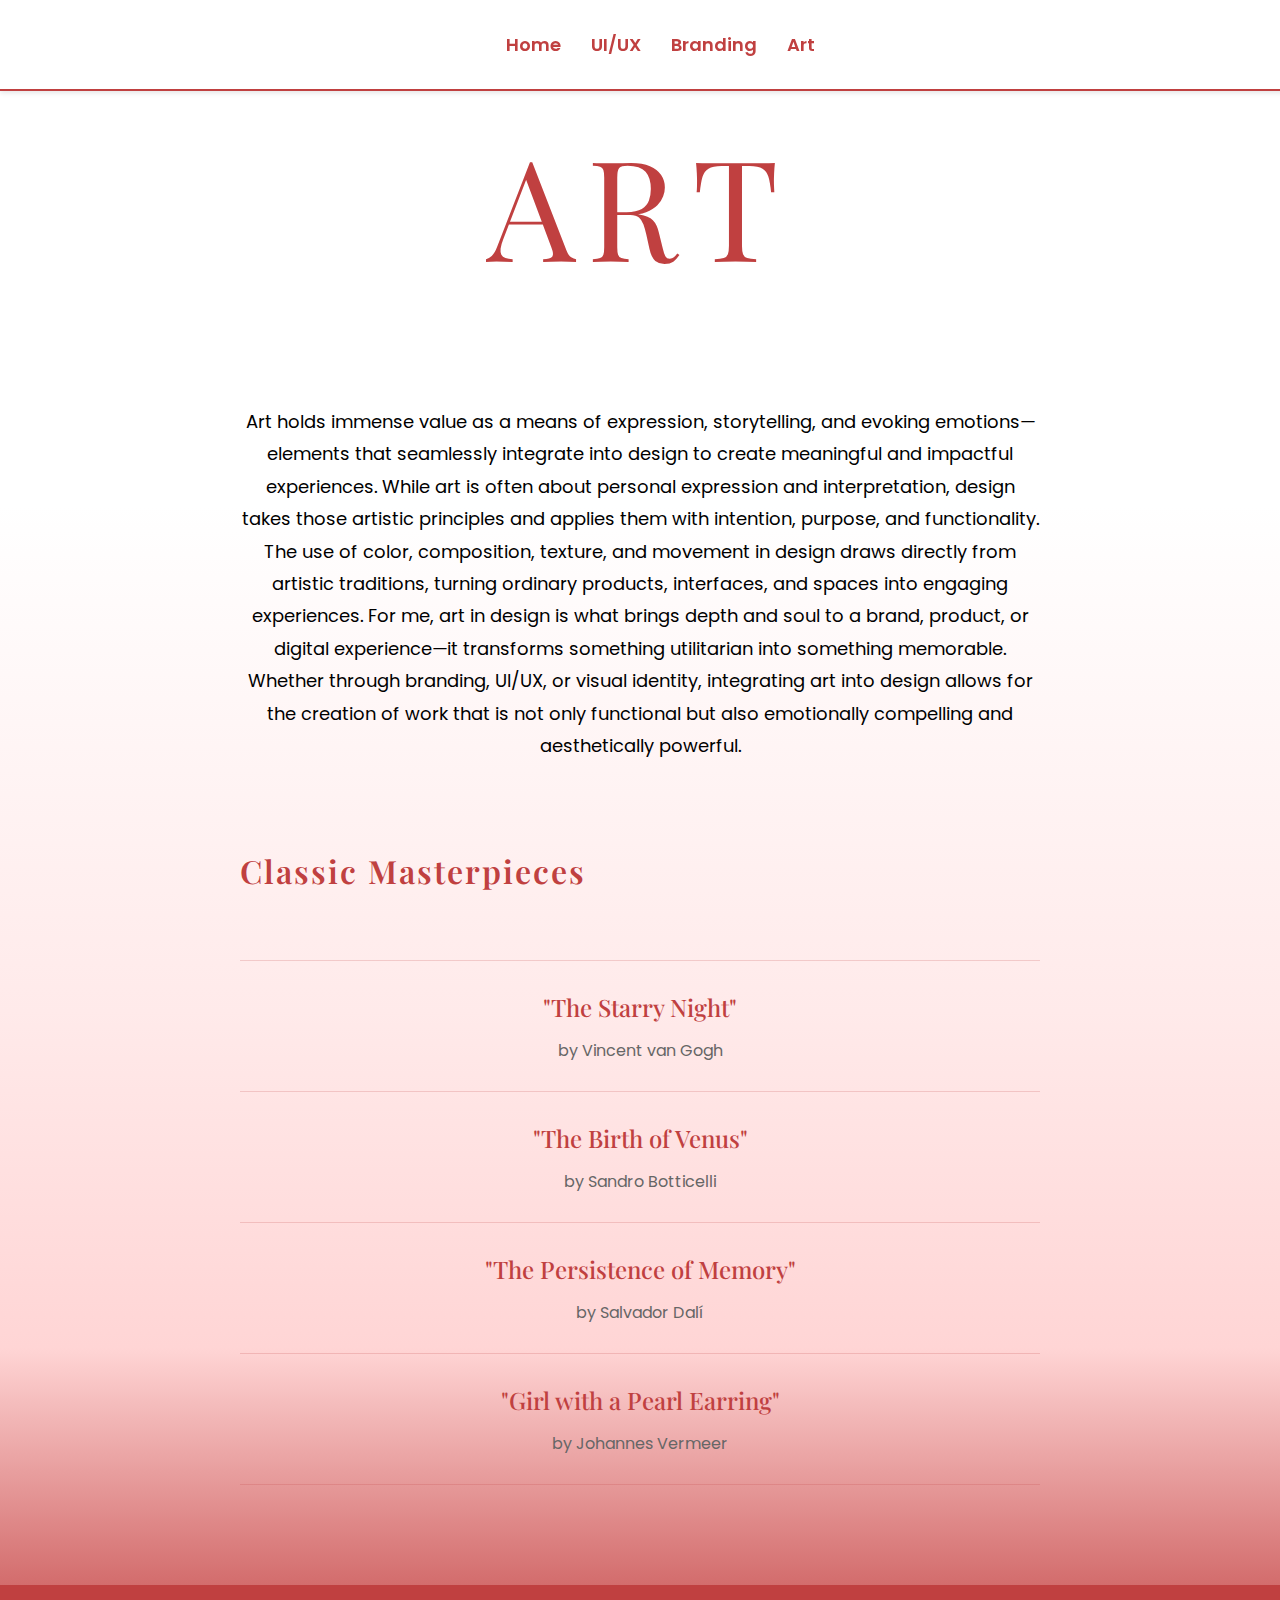
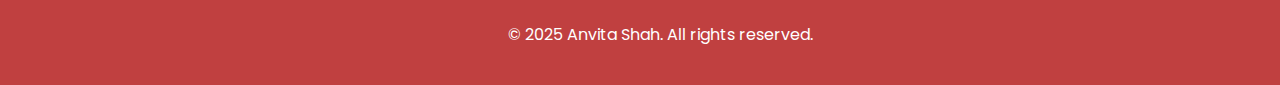
<file: webbasics/art.html>
<!DOCTYPE html>
<html lang="en">
<head>
    <meta charset="UTF-8">
    <meta name="viewport" content="width=device-width, initial-scale=1.0">
    <link href="https://fonts.googleapis.com/css2?family=Playfair+Display:wght@400;700&family=Poppins:wght@300;400;600&display=swap" rel="stylesheet">
    <title>Art - Anvita Shah</title>
    <link rel="stylesheet" href="style.css">
</head>
<body>
    <header>
        <nav class="navbar">
            <ul class="nav-links">
                <li><a href="index.html">Home</a></li>
                <li><a href="uiux.html">UI/UX</a></li>
                <li><a href="branding.html">Branding</a></li>
                <li><a href="#">Art</a></li>
            </ul>
        </nav>
    </header>

    <div class="brand-name">
        ART
    </div>

    <div class="content">
        <p>Art holds immense value as a means of expression, storytelling, and evoking emotions—elements that seamlessly integrate into design to create meaningful and impactful experiences. While art is often about personal expression and interpretation, design takes those artistic principles and applies them with intention, purpose, and functionality. The use of color, composition, texture, and movement in design draws directly from artistic traditions, turning ordinary products, interfaces, and spaces into engaging experiences. For me, art in design is what brings depth and soul to a brand, product, or digital experience—it transforms something utilitarian into something memorable. Whether through branding, UI/UX, or visual identity, integrating art into design allows for the creation of work that is not only functional but also emotionally compelling and aesthetically powerful.</p>
        <h2 class="section-title">Classic Masterpieces</h2>
        <ul id="art-list">
            <li class="art-item">
                <a href="https://www.moma.org/collection/works/79802" target="_blank" class="art-link">
                    <div class="art-title">"The Starry Night"</div>
                    <div class="art-artist">by Vincent van Gogh</div>
                </a>
            </li>
            <li class="art-item">
                <a href="https://www.uffizi.it/en/artworks/birth-of-venus" target="_blank" class="art-link">
                    <div class="art-title">"The Birth of Venus"</div>
                    <div class="art-artist">by Sandro Botticelli</div>
                </a>
            </li>
            <li class="art-item">
                <a href="https://www.moma.org/collection/works/79018" target="_blank" class="art-link">
                    <div class="art-title">"The Persistence of Memory"</div>
                    <div class="art-artist">by Salvador Dalí</div>
                </a>
            </li>
            <li class="art-item">
                <a href="https://www.mauritshuis.nl/en/our-collection/artworks/670-girl-with-a-pearl-earring/" target="_blank" class="art-link">
                    <div class="art-title">"Girl with a Pearl Earring"</div>
                    <div class="art-artist">by Johannes Vermeer</div>
                </a>
            </li>
        </ul>
    </div>

    <footer>
        <p>&copy; 2025 Anvita Shah. All rights reserved.</p>
    </footer>
</body>
</html>
</file>
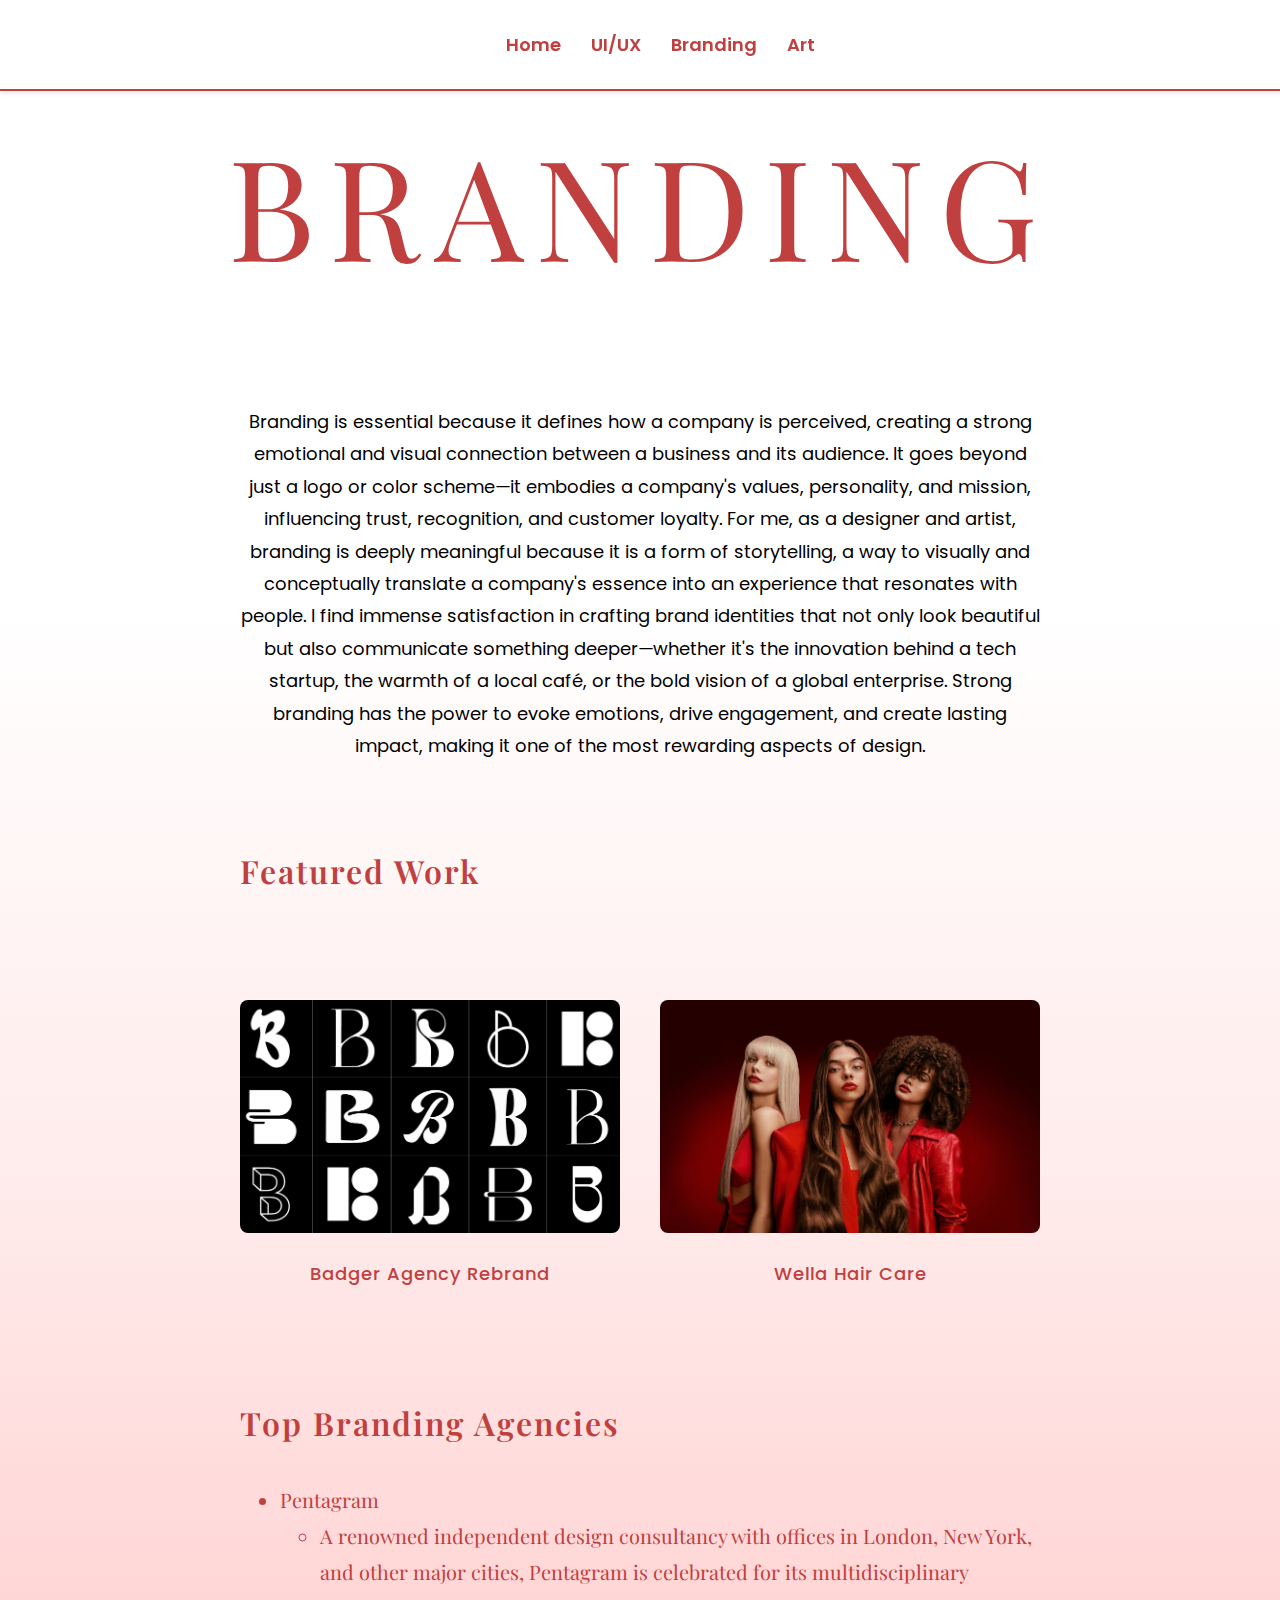
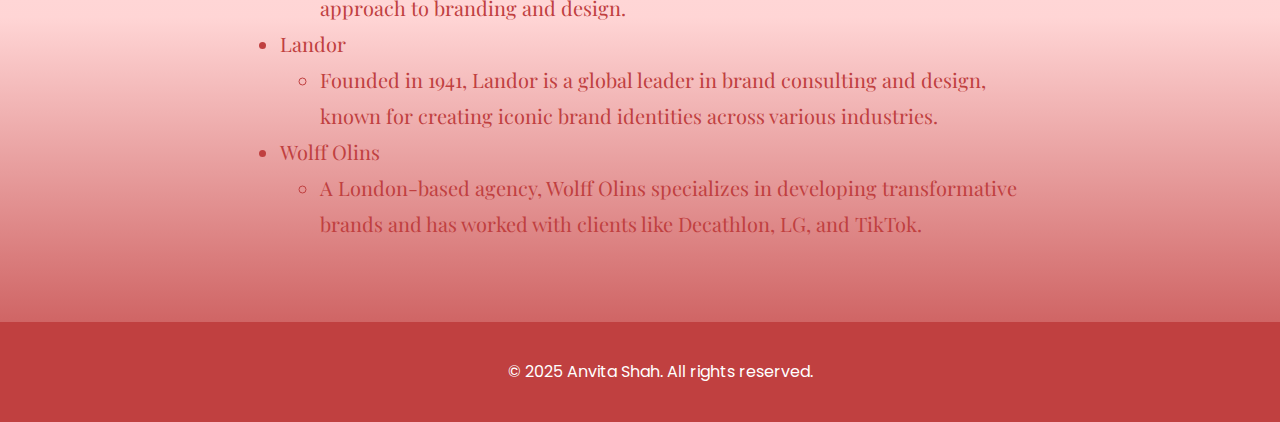
<file: webbasics/branding.html>
<!DOCTYPE html>
<html lang="en">
<head>
    <meta charset="UTF-8">
    <meta name="viewport" content="width=device-width, initial-scale=1.0">
    <link href="https://fonts.googleapis.com/css2?family=Playfair+Display:wght@400;700&family=Poppins:wght@300;400;600&display=swap" rel="stylesheet">
    <title>Branding - Anvita Shah</title>
    <link rel="stylesheet" href="style.css">
</head>
<body>
    <header>
        <nav class="navbar">
            <ul class="nav-links">
                <li><a href="index.html">Home</a></li>
                <li><a href="uiux.html">UI/UX</a></li>
                <li><a href="#">Branding</a></li>
                <li><a href="art.html">Art</a></li>
            </ul>
        </nav>
    </header>

    <div class="brand-name">
        BRANDING
    </div>
    
    <div class="content">
        <p>Branding is essential because it defines how a company is perceived, creating a strong emotional and visual connection between a business and its audience. It goes beyond just a logo or color scheme—it embodies a company's values, personality, and mission, influencing trust, recognition, and customer loyalty. For me, as a designer and artist, branding is deeply meaningful because it is a form of storytelling, a way to visually and conceptually translate a company's essence into an experience that resonates with people. I find immense satisfaction in crafting brand identities that not only look beautiful but also communicate something deeper—whether it's the innovation behind a tech startup, the warmth of a local café, or the bold vision of a global enterprise. Strong branding has the power to evoke emotions, drive engagement, and create lasting impact, making it one of the most rewarding aspects of design.</p><!-- Add your branding content here -->
        <h2 class="section-title">Featured Work</h2>
        <div class="project-grid">
            <a href="https://www.anvitashah.com/badger-rebrand" class="project-link">
                <img src="images/b1.jpg" alt="Badger Agency Rebrand">
                <p class="project-title">Badger Agency Rebrand</p>
            </a>
            <a href="https://www.anvitashah.com/wella" class="project-link">
                <img src="images/b2.jpg" alt="Wella Hair">
                <p class="project-title">Wella Hair Care</p>
            </a>
        </div>
        <h2 class="section-title">Top Branding Agencies</h2>
        <ul id="branding-list">
        <li>Pentagram
            <ul>
            <li>A renowned independent design consultancy with offices in London, New York, and other major cities, Pentagram is celebrated for its multidisciplinary approach to branding and design.</li>
            </ul>
        </li>
        <li>Landor
            <ul>
            <li>Founded in 1941, Landor is a global leader in brand consulting and design, known for creating iconic brand identities across various industries.</li>
            </ul>
        </li>
        <li>Wolff Olins
            <ul>
            <li>A London-based agency, Wolff Olins specializes in developing transformative brands and has worked with clients like Decathlon, LG, and TikTok.</li>
            </ul>
        </li>
        </ul>
    </div>
    <footer>
        <p>&copy; 2025 Anvita Shah. All rights reserved.</p>
    </footer>
</body>
</html>
</file>
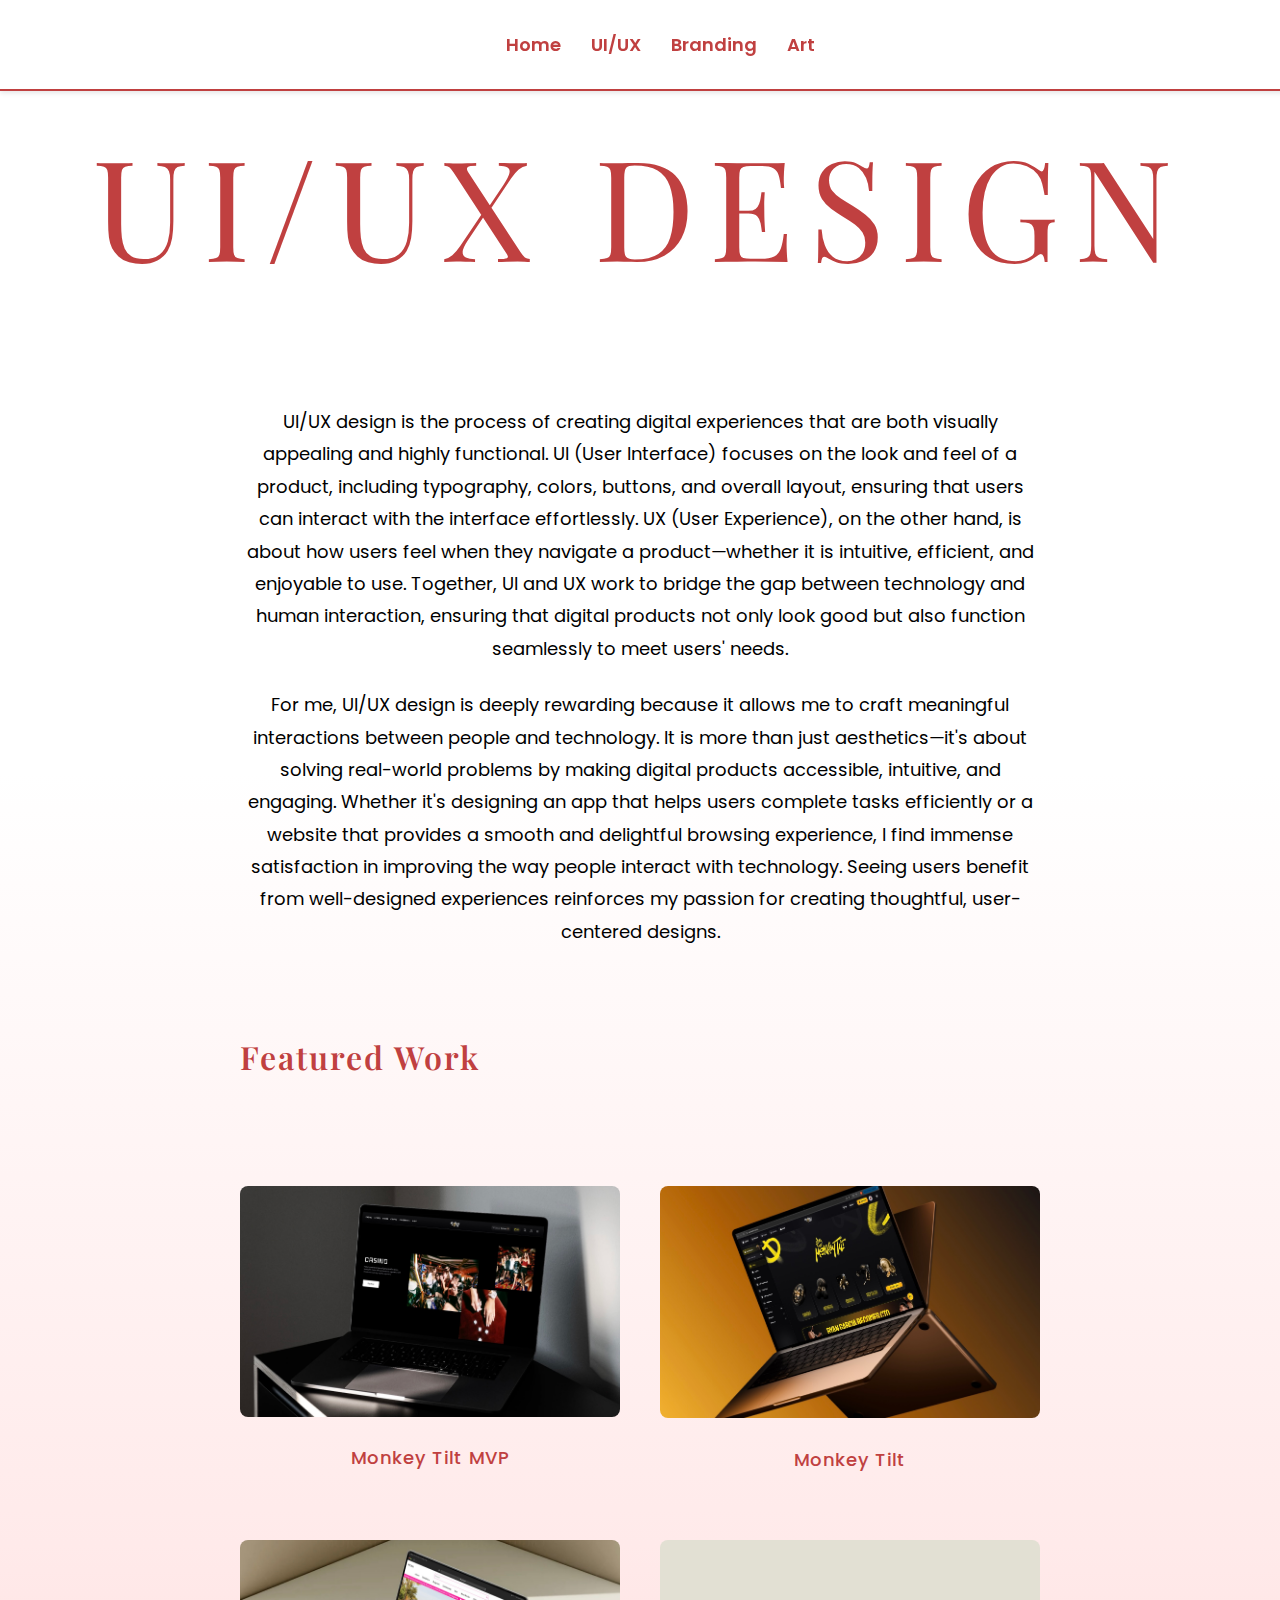
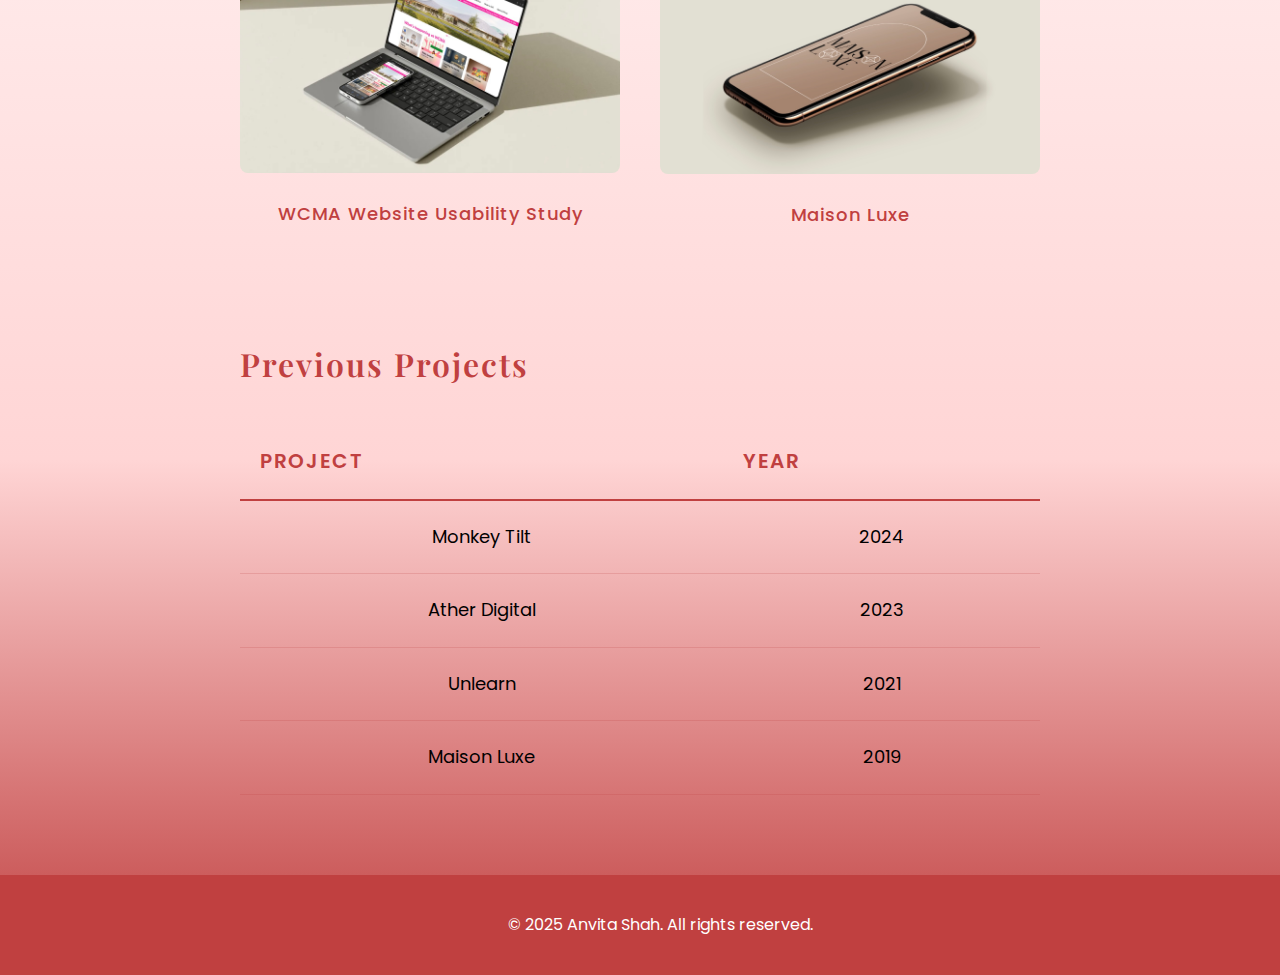
<file: webbasics/uiux.html>
<!DOCTYPE html>
<html lang="en">
<head>
    <meta charset="UTF-8">
    <meta name="viewport" content="width=device-width, initial-scale=1.0">
    <link href="https://fonts.googleapis.com/css2?family=Playfair+Display:wght@400;700&family=Poppins:wght@300;400;600&display=swap" rel="stylesheet">
    <title>UI/UX - Anvita Shah</title>
    <link rel="stylesheet" href="style.css">
</head>
<body>
    <header>
        <nav class="navbar">
            <ul class="nav-links">
                <li><a href="index.html">Home</a></li>
                <li><a href="#">UI/UX</a></li>
                <li><a href="branding.html">Branding</a></li>
                <li><a href="art.html">Art</a></li>
            </ul>
        </nav>
    </header>

    <div class="brand-name">
        UI/UX DESIGN
    </div>

    <div class="content">
        <p>UI/UX design is the process of creating digital experiences that are both visually appealing and highly functional. UI (User Interface) focuses on the look and feel of a product, including typography, colors, buttons, and overall layout, ensuring that users can interact with the interface effortlessly. UX (User Experience), on the other hand, is about how users feel when they navigate a product—whether it is intuitive, efficient, and enjoyable to use. Together, UI and UX work to bridge the gap between technology and human interaction, ensuring that digital products not only look good but also function seamlessly to meet users' needs.</p>
        <p>For me, UI/UX design is deeply rewarding because it allows me to craft meaningful interactions between people and technology. It is more than just aesthetics—it's about solving real-world problems by making digital products accessible, intuitive, and engaging. Whether it's designing an app that helps users complete tasks efficiently or a website that provides a smooth and delightful browsing experience, I find immense satisfaction in improving the way people interact with technology. Seeing users benefit from well-designed experiences reinforces my passion for creating thoughtful, user-centered designs.</p>
        <h2 class="section-title">Featured Work</h2>
        <div class="project-grid">
            <a href="https://www.anvitashah.com/monkeytiltmvp" class="project-link">
                <img src="images/u1.jpg" alt="Monkey Tilt Gaming Platform">
                <p class="project-title">Monkey Tilt MVP</p>
            </a>
            <a href="https://www.anvitashah.com/monkeytilt" class="project-link">
                <img src="images/u2.jpg" alt="Monkey Tilt Casino Interface">
                <p class="project-title">Monkey Tilt</p>
            </a>
            <a href="https://www.anvitashah.com/wcma" class="project-link">
            <img src="images/u3.jpg" alt="WCMA Website">
            <p class="project-title">WCMA Website Usability Study</p>
            </a>
            <a href="https://www.anvitashah.com/maison-luxe" class="project-link">
                <img src="images/u4.jpg" alt="UI/UX Design - Maison Phone Display">
                <p class="project-title">Maison Luxe</p>
                </a>
        </div>
        
        <h2 class="section-title">Previous Projects</h2>
        <table class="projects-table">
            <thead>
                <tr>
                    <th>Project</th>
                    <th>Year</th>
                </tr>
            </thead>
            <tbody>
                <tr>
                    <td>Monkey Tilt</td>
                    <td>2024</td>
                </tr>
                <tr>
                    <td>Ather Digital</td>
                    <td>2023</td>
                </tr>
                <tr>
                    <td>Unlearn</td>
                    <td>2021</td>
                </tr>
                <tr>
                    <td>Maison Luxe</td>
                    <td>2019</td>
                </tr>
            </tbody>
        </table>

    </div>

    <footer>
        <p>&copy; 2025 Anvita Shah. All rights reserved.</p>
    </footer>
</body>
</html>
</file>
<file: project_denim/style.css>
* {
    margin: 0;
    padding: 0;
    box-sizing: border-box;
}

body {
    font-family: 'Inter', sans-serif;
    background-color: #ffffff;
}

.main-nav {
    padding: 24px 64px;
    border-bottom: 1px solid #000;
    position: sticky;
    top: 0;
    background-color: #ffffff;
    z-index: 1000;
}

.main-nav ul {
    display: flex;
    justify-content: center;
    list-style: none;
    gap: 64px;
}

.main-nav a {
    color: #000;
    text-decoration: none;
    font-size: 14.4px;
    font-weight: 400;
    letter-spacing: 3.2px;
    transition: color 0.3s ease;
}

.main-nav a:hover {
    color: #2f3cc5;
}

.hero {
    width: 100%;
    padding: 32px 0;
}

.hero-image {
    width: 100%;
    height: auto;
    display: block;
}

.intro-text {
    max-width: 800px;
    margin: 0 auto;
    padding: 48px 32px;
    text-align: center;
}

.intro-text p {
    font-size: 13.6px;
    line-height: 1.6;
    font-weight: 300;
    letter-spacing: 0.32px;
    color: #333;
}

.squares {
    display: flex;
    justify-content: center;
    gap: 128px;
    padding: 32px 0 64px;
}

.game-intro {
    text-align: center;
    margin: 4rem 0 2rem 0;
}

.game-intro h2 {
    margin-bottom: 0.5rem;
}

.square {
    width: 20px;
    height: 20px;
    background-color: #2f3cc5;
}

.circles-grid {
    display: grid;
    grid-template-columns: repeat(3, 1fr);
    gap: 32px;
    max-width: 1000px;
    margin: 0 auto;
    padding: 32px;
}

.reset-container {
    text-align: center;
    margin: 2rem 0;
}

#reset-button {
    background-color: transparent;
    border: 1px solid #000;
    color: #000;
    padding: 0.8rem 2rem;
    font-family: 'Inter', sans-serif;
    font-size: 0.9rem;
    letter-spacing: 0.2em;
    cursor: pointer;
    transition: all 0.3s ease;
}

#reset-button:hover {
    background-color: #2f3cc5;
    border-color: #2f3cc5;
    color: #ffffff;
}

.circle {
    position: relative;
    width: 100%;
    padding-bottom: 100%;
    border-radius: 50%;
    border: 1px solid #000;
    display: flex;
    align-items: center;
    justify-content: center;
}

.circle span {
    position: absolute;
    top: 50%;
    left: 50%;
    transform: translate(-50%, -50%);
    font-size: 14.4px;
    letter-spacing: 1.6px;
    font-weight: 300;
    color: #000;
    text-align: center;
    width: 100%;
    padding: 0 16px;
}

footer {
    text-align: center;
    padding: 32px;
    background-color: #2f3cc5;
    border-top: none;
    margin-top: 64px;
}

footer p {
    font-size: 12px;
    font-weight: 300;
    letter-spacing: 0.8px;
    color: #ffffff;
}

@media (max-width: 768px) {
    .main-nav {
        padding: 19.2px 32px;
    }
    
    .main-nav ul {
        gap: 32px;
    }
    
    .main-nav a {
        font-size: 12.8px;
    }

    .hero {
        padding: 16px 0;
    }

    .intro-text {
        padding: 32px 24px;
    }

    .squares {
        padding: 24px 16px 48px;
        gap: 64px;
    }

    .square {
        width: 10px;
        height: 10px;
    }

    .circles-grid {
        gap: 16px;
        padding: 16px;
    }

    .game-intro {
        padding: 0 1rem;
        margin-bottom: 1.5rem;
    }

    .game-intro h2 {
        font-size: 1.2rem;
        margin-bottom: 0.3rem;
    }

    .game-intro p {
        font-size: 0.8rem;
    }

    .circle span {
        font-size: 12.8px;
    }

    .reset-container {
        margin: 1.5rem 0;
    }

    #reset-button {
        padding: 0.6rem 1.5rem;
    }

    footer {
        padding: 24px;
        margin-top: 32px;
    }
}

.about-section {
    padding: 80px 32px 64px 32px;
    text-align: center;
}

.about-title {
    font-family: 'Archivo Black', sans-serif;
    font-size: 32px;
    margin-bottom: 48px;
    letter-spacing: 0.8px;
    color: #222;
}

.about-grid {
    display: grid;
    grid-template-columns: repeat(4, 1fr);
    gap: 40px;
    max-width: 1200px;
    margin: 0 auto;
}

.about-card {
    border-radius: 8px;
    box-shadow: none;
    padding: 32px 19.2px 24px 19.2px;
    display: flex;
    flex-direction: column;
    align-items: center;
    transition: box-shadow 0.3s;
}

.about-card img {
    width: 110px;
    height: 110px;
    object-fit: cover;
    border-radius: 50%;
    margin-bottom: 19.2px;
    border: 3px solid #2f3cc5;
}

.about-card h3 {
    font-family: 'Archivo Black', sans-serif;
    font-size: 17.6px;
    margin-bottom: 4.8px;
    color: #222;
}

.about-role {
    font-family: 'Inter', sans-serif;
    font-size: 15.2px;
    color: #2f3cc5;
    margin-bottom: 11.2px;
    font-weight: 600;
}

.about-copy {
    font-family: 'Inter', sans-serif;
    font-size: 14.72px;
    color: #444;
    font-weight: 300;
    line-height: 1.5;
}

@media (max-width: 992px) {
    .about-grid {
        grid-template-columns: repeat(2, 1fr);
        gap: 32px;
    }
}

@media (max-width: 600px) {
    .about-section {
        padding: 48px 8px 32px 8px;
    }
    .about-grid {
        grid-template-columns: 1fr;
        gap: 24px;
    }
    .about-card {
        padding: 24px 11.2px 19.2px 11.2px;
    }
    .about-title {
        font-size: 20.8px;
        margin-bottom: 32px;
    }
}

.denim-manufacturing-grid-section {
    padding: 64px 32px 40px 32px;
    text-align: center;
}

.denim-manufacturing-grid {
    display: grid;
    grid-template-columns: 1fr 1fr;
    grid-template-rows: 1fr 1fr;
    gap: 24px;
    max-width: 1500px;
    margin: 0 auto 40px auto;
}

.denim-manufacturing-grid img {
    width: 100%;
    height: 400px;
    object-fit: cover;
    border-radius: 0;
}

.denim-manufacturing-cta p {
    font-family: 'Inter', sans-serif;
    font-size: 16px;
    color: #222;
    margin: 0;
}

.denim-manufacturing-cta a {
    color: #2f3cc5;
    text-decoration: underline;
    word-break: break-all;
    transition: color 0.2s;
}

.denim-manufacturing-cta a:hover {
    color: #1e3d59;
}

@media (max-width: 700px) {
    .denim-manufacturing-grid {
        grid-template-columns: 1fr;
        grid-template-rows: repeat(4, 1fr);
        gap: 16px;
    }
    .denim-manufacturing-grid img {
        height: 260px;
    }
    .denim-manufacturing-grid-section {
        padding: 40px 8px 24px 8px;
    }
}

.craft-container {
    min-height: calc(100vh - 150px);
}

.split-layout {
    display: grid;
    grid-template-columns: 1fr 1fr;
    min-height: calc(100vh - 150px);
}

.content-section {
    padding: 64px;
    display: flex;
    flex-direction: column;
    justify-content: center;
}

.content-section h1 {
    font-family: 'Archivo Black', sans-serif;
    font-size: 64px;
    line-height: 1;
    margin-bottom: 48px;
    color: #000;
}

.content-section h2 {
    font-family: 'Inter', sans-serif;
    font-size: 19.2px;
    font-weight: 400;
    line-height: 1.4;
    margin-bottom: 32px;
    color: #000;
}

.body-copy {
    font-family: 'Inter', sans-serif;
    font-size: 14.4px;
    line-height: 1.6;
    font-weight: 300;
    color: #333;
    max-width: 90%;
}

.image-section {
    height: 100%;
    background-color: #f8f8f8;
}

.image-section img {
    width: 100%;
    height: 100%;
    object-fit: cover;
}

.fashion-container {
    display: flex;
    flex-direction: row;
}

.denim-details-section {
    padding: 80px 32px 48px 32px;
    text-align: center;
}

.denim-details-grid {
    display: grid;
    grid-template-columns: repeat(3, 1fr);
    gap: 40px;
    max-width: 1200px;
    margin: 0 auto;
}

.denim-details-card {
    padding: 35.2px 24px 32px 24px;
    border-radius: 8px;
    display: flex;
    flex-direction: column;
    align-items: flex-start;
    text-align: left;
}

.denim-details-card h3 {
    font-family: 'Archivo Black', sans-serif;
    font-size: 19.2px;
    margin-bottom: 19.2px;
    color: #2f3cc5;
    letter-spacing: 0.48px;
}

.denim-details-card ul {
    list-style: disc inside;
    padding-left: 8px;
    margin: 0;
}

.denim-details-card li {
    font-family: 'Inter', sans-serif;
    font-size: 15.68px;
    color: #222;
    margin-bottom: 17.6px;
    line-height: 1.6;
    font-weight: 300;
}

.denim-details-card li strong {
    color: #000;
    font-weight: 600;
}

@media (max-width: 1200px) {
    .content-section h1 {
        font-size: 48px;
    }
}

@media (max-width: 992px) {
    .split-layout {
        grid-template-columns: 1fr;
        grid-template-rows: auto 1fr;
    }

    .content-section {
        padding: 32px;
        order: 2;
    }

    .image-section {
        height: 50vh;
        order: 1;
    }

    .content-section h1 {
        font-size: 40px;
        margin-bottom: 32px;
    }

    .content-section h2 {
        font-size: 17.6px;
        margin-bottom: 24px;
    }

    .body-copy {
        max-width: 100%;
    }

    .denim-details-grid {
        grid-template-columns: 1fr;
        gap: 32px;
    }
    .denim-details-section {
        padding: 48px 16px 32px 16px;
    }
    .denim-details-card {
        padding: 24px 11.2px 19.2px 11.2px;
    }
}

@media (max-width: 576px) {
    .content-section {
        padding: 24px;
    }

    .content-section h1 {
        font-size: 32px;
        margin-bottom: 24px;
    }

    .content-section h2 {
        font-size: 16px;
        margin-bottom: 16px;
    }

    .body-copy {
        font-size: 13.6px;
    }

    .image-section {
        height: 40vh;
    }
}

.caption {
    color: #888;
    font-size: 12px;
    font-family: 'Inter', sans-serif;
    font-weight: 300;
    line-height: 1.4;
    margin-top: 10px;
    margin-bottom: 0;
    text-align: center;
}

.culture-resources {
    max-width: 800px;
    margin: 64px auto 48px auto;
    padding: 40px 24px 32px 24px;
    background: #fafbfc;
    border-radius: 10px;
    box-shadow: 0 2px 8px rgba(0,0,0,0.03);
}

.culture-resources h2 {
    font-family: 'Archivo Black', sans-serif;
    font-size: 22px;
    color: #2f3cc5;
    margin-top: 32px;
    margin-bottom: 18px;
    letter-spacing: 0.5px;
    text-align: left;
}

.culture-list {
    list-style: disc inside;
    margin-bottom: 32px;
    padding-left: 8px;
}

.culture-list li {
    font-family: 'Inter', sans-serif;
    font-size: 15px;
    color: #333;
    margin-bottom: 16px;
    line-height: 1.7;
    padding-left: 0;
}

.culture-list a {
    color: #888;
    font-size: 14px;
    text-decoration: underline;
    word-break: break-all;
    transition: color 0.2s;
}

.culture-list a:hover {
    color: #2f3cc5;
}

@media (max-width: 600px) {
    .culture-resources {
        padding: 24px 6px 18px 6px;
        margin: 32px 0 24px 0;
    }
    .culture-resources h2 {
        font-size: 17px;
        margin-top: 20px;
        margin-bottom: 10px;
    }
    .culture-list li {
        font-size: 13.5px;
        margin-bottom: 10px;
    }
    .culture-list a {
        font-size: 12.5px;
    }
}

.articles-button {
    background-color: transparent;
    border: 2px solid #2f3cc5;
    color: #2f3cc5;
    padding: 16px 40px;
    font-family: 'Inter', sans-serif;
    font-size: 16px;
    letter-spacing: 2px;
    cursor: pointer;
    border-radius: 24px;
    transition: all 0.3s;
    margin-bottom: 40px;
    font-weight: 600;
    box-shadow: 0 2px 8px rgba(47,60,197,0.06);
}
.articles-button:hover {
    background-color: #2f3cc5;
    color: #fff;
    box-shadow: 0 4px 16px rgba(47,60,197,0.10);
}

.ethics-image-row {
    display: flex;
    justify-content: center;
    align-items: center;
    gap: 32px;
    margin: 48px auto 40px auto;
    max-width: 900px;
}
.ethics-image-row img {
    width: 400px;
    height: 400px;
    box-shadow: 0 2px 8px rgba(47,60,197,0.06);
    background: #f6f8fa;
}

@media (max-width: 800px) {
    .ethics-image-row {
        gap: 16px;
    }
    .ethics-image-row img {
        width: 120px;
        height: 120px;
    }
}
@media (max-width: 500px) {
    .ethics-image-row {
        flex-direction: column;
        gap: 12px;
    }
    .ethics-image-row img {
        width: 90vw;
        height: 90vw;
        max-width: 320px;
        max-height: 320px;
    }
}

.ethics-tips-section {
    max-width: 700px;
    margin: 48px auto 32px auto;
    padding: 32px 20px 24px 20px;
    background: #f6f8fa;
    border-radius: 10px;
    box-shadow: 0 2px 8px rgba(47,60,197,0.05);
    text-align: left;
}
.ethics-tips-section h2 {
    font-family: 'Archivo Black', sans-serif;
    font-size: 20px;
    color: #2f3cc5;
    margin-bottom: 18px;
    letter-spacing: 0.5px;
}
.ethics-tips-list {
    list-style: disc inside;
    padding-left: 8px;
    margin: 0;
}
.ethics-tips-list li {
    font-family: 'Inter', sans-serif;
    font-size: 15px;
    color: #333;
    margin-bottom: 14px;
    line-height: 1.6;
}
.ethics-tips-list li strong {
    color: #000;
    font-weight: 600;
}
@media (max-width: 600px) {
    .ethics-tips-section {
        padding: 18px 4px 12px 4px;
        margin: 24px 0 16px 0;
    }
    .ethics-tips-section h2 {
        font-size: 16px;
        margin-bottom: 10px;
    }
    .ethics-tips-list li {
        font-size: 13px;
        margin-bottom: 8px;
    }
}
</file>
<file: webbasics/style.css>
body {
    font-family: 'Poppins', sans-serif;
    margin: 0;
    padding: 0;
    background: linear-gradient(to bottom, 
        #ffffff 0%, 
        #ffffff 30%, 
        #ffeaea 60%, 
        #ffd5d5 80%, 
        #c04040 100%);  
    text-align: center;
    min-height: 100vh;
    position: relative;
    padding-bottom: 100px;
    display: flex;
    flex-direction: column;
}

.top-banner {
    background: #c04040;
    color: white;
    text-align: center;
    padding: 8px;
    font-size: 14px;
}

.navbar {
    display: flex;
    justify-content: center;
    align-items: center;
    padding: 15px 20px;
    background: rgba(255, 255, 255, 0.9);
    border-bottom: 2px solid #c04040;
    position: fixed;
    top: 0;
    width: 100%;
    left: 0;
    z-index: 1000;
    box-shadow: 0 2px 5px rgba(0,0,0,0.1);
}

.nav-links {
    list-style: none;
    display: flex;
    padding: 0;
    justify-content: center;
    gap: 30px;
}


.nav-links a {
    text-decoration: none;
    color: #c04040;
    font-size: 18px;
    font-weight: 600;
    font-family: 'Poppins', sans-serif;
}


.brand-name {
    font-family: 'Playfair Display', serif;
    font-size: 140px;
    font-weight: 400;
    color: #c04040;
    margin: 120px 0 60px 0;
    letter-spacing: 15px;
    line-height: 1.2;
    text-transform: uppercase;
}

section {
    padding: 20px;
}

footer {
    display: flex;
    justify-content: center;
    align-items: center;
    padding: 20px;
    background: #c04040; 
    color: white;
    min-height: 60px;
    position: absolute;
    bottom: 0;
    width: 100%;
    left: 0;
}

footer p {
    margin: 0;
}

.image-gallery {
    display: flex;
    flex-direction: column;
    align-items: center;
    gap: 100px;
    padding: 40px 20px;
    max-width: 1200px;
    margin: 0 auto;
}

.image-gallery img {
    width: 100%;
    max-width: 800px;
    height: auto;
    object-fit: contain;
    border-radius: 8px;
}

@media (max-width: 768px) {
    body {
        padding-bottom: 80px;
        padding-top: 200px;  
    }

    .navbar {
        flex-direction: column;
        padding: 10px;
    }

    .nav-links {
        flex-direction: column;
        width: 100%;
        gap: 15px;  
        padding: 10px 0;
    }

    .nav-links li {
        margin: 0;
    }

    .brand-name {
        font-size: 50px;
        margin-top: 40px;  
        letter-spacing: 5px;
    }

    .image-gallery {
        gap: 60px;
        padding: 20px;
    }

    .content {
        padding-top: 20px;
    }
}

@media (max-width: 480px) {
    body {
        padding-top: 180px;  
    }

    .brand-name {
        font-size: 40px;
        margin-top: 30px;
    }
}

@media (max-width: 1024px) {
    .image-gallery {
        flex-direction: column;  
        gap: 30px;
    }
    
    .image-gallery img {
        width: 100%;
        max-width: 600px; 
        height: auto;  
    }
}

.image-container {
    font-family: 'Playfair Display', serif;
    font-size: 40px;
}


.image-gallery a {
    display: block;
    width: 100%;
    max-width: 800px;
}



.image-gallery a:hover img {
    transform: scale(1.02);
    transition: 0.3s;
}



.content {
    padding: 40px;
    margin: 0 auto;
    max-width: 800px;
    line-height: 1.8;
    font-size: 18px;
}

.section-title {
    font-family: 'Playfair Display', serif;
    font-size: 36px;
    color: #c04040;
    margin-top: 80px;  
    margin-bottom: 40px;
    text-align: left;
    font-weight: 400;
    letter-spacing: 2px;
}

.content h2 {
    margin-bottom: 30px; 
    font-size: 32px;
    font-weight: 600;
    color: #c04040; 
}

.content p {
    margin-bottom: 24px; 
}


@media (max-width: 768px) {
    .content {
        padding: 20px;
        font-size: 16px;
        line-height: 1.6;
    }

    .content h2 {
        font-size: 28px;
        margin-bottom: 20px;
    }

    .section-title {
        font-size: 28px;
        margin-top: 60px;  
        margin-bottom: 30px;
    }
}

.table-title {
    font-family: 'Playfair Display', serif;
    font-size: 36px;
    color: #c04040;
    margin-bottom: 40px;
    text-align: center;
    font-weight: 400;
    letter-spacing: 2px;
}

.projects-table {
    width: 100%;
    border-collapse: collapse;
    margin: 20px 0 40px 0;  
    font-family: 'Poppins', sans-serif;
}

.projects-table th {
    text-align: left;
    padding: 20px;
    border-bottom: 2px solid #c04040;
    font-size: 20px;
    font-weight: 600;
    color: #c04040;
    text-transform: uppercase;
    letter-spacing: 2px;
}

.projects-table td {
    padding: 20px;
    border-bottom: 1px solid rgba(192, 64, 64, 0.2);
    font-size: 18px;
}


@media (max-width: 768px) {
    .projects-table th,
    .projects-table td {
        padding: 15px;
        font-size: 16px;
    }
    
    .projects-table th {
        font-size: 18px;
    }
}

.project-grid {
    display: grid;
    grid-template-columns: repeat(2, 1fr); 
    gap: 40px;
    margin-top: 100px;  
    margin-bottom: 60px;
}

.project-grid img {
    width: 100%;
    height: auto;
    border-radius: 8px;
}

.project-grid img:hover {
    transform: scale(1.02);
    transition: 0.3s;
}


@media (max-width: 768px) {
    .project-grid {
        grid-template-columns: 1fr;  
        gap: 20px;
        margin-top: 60px;
    }
    
    .project-grid img:first-child {
        grid-column: auto;  
    }
}

.project-item {
    position: relative;
    transition: 0.3s;
}

.project-link {
    text-decoration: none;
    color: inherit;
    display: block;
}

.project-title {
    margin-top: 15px;
    margin-bottom: 30px;
    font-family: 'Poppins', sans-serif;
    font-size: 18px;
    font-weight: 500;
    color: #c04040;  
    text-align: center;
    letter-spacing: 1px;
    transition: color 0.3s ease;
}

.project-link:hover .project-title {
    color: #000; 
}

.project-link:hover img {
    transform: scale(1.02);  
}

@media (max-width: 768px) {
    .project-item:first-child {
        grid-column: auto;  
    }
    
    .project-title {
        font-size: 16px;
        margin-top: 10px;
        margin-bottom: 20px;
    }
}
#branding-list {
    font-family: 'Playfair Display', serif;
    font-size: 20px;
    color: #c04040;
    margin-bottom: 40px;
    text-align: left;
}

#art-list {
    list-style: none;
    padding: 0;
    margin: 60px 0;
}

.art-item {
    border-bottom: 1px solid rgba(192, 64, 64, 0.2);
}

.art-item:first-child {
    border-top: 1px solid rgba(192, 64, 64, 0.2);
}

.art-link {
    display: block;
    padding: 25px 0;
    text-decoration: none;
}

.art-link:hover .art-title {
    color: black;
}

.art-title {
    display: block;
    font-family: 'Playfair Display', serif;
    font-size: 24px;
    color: #c04040;
    font-weight: 500;
    margin-bottom: 8px;
}

.art-artist {
    display: block;
    font-family: 'Poppins', sans-serif;
    font-size: 16px;
    color: #666;
}

@media (max-width: 768px) {
    #art-list {
        margin: 40px 0;
    }

    .art-link {
        padding: 20px 0;
    }

    .art-title {
        font-size: 20px;
    }

    .art-artist {
        font-size: 14px;
    }
}
</file>
